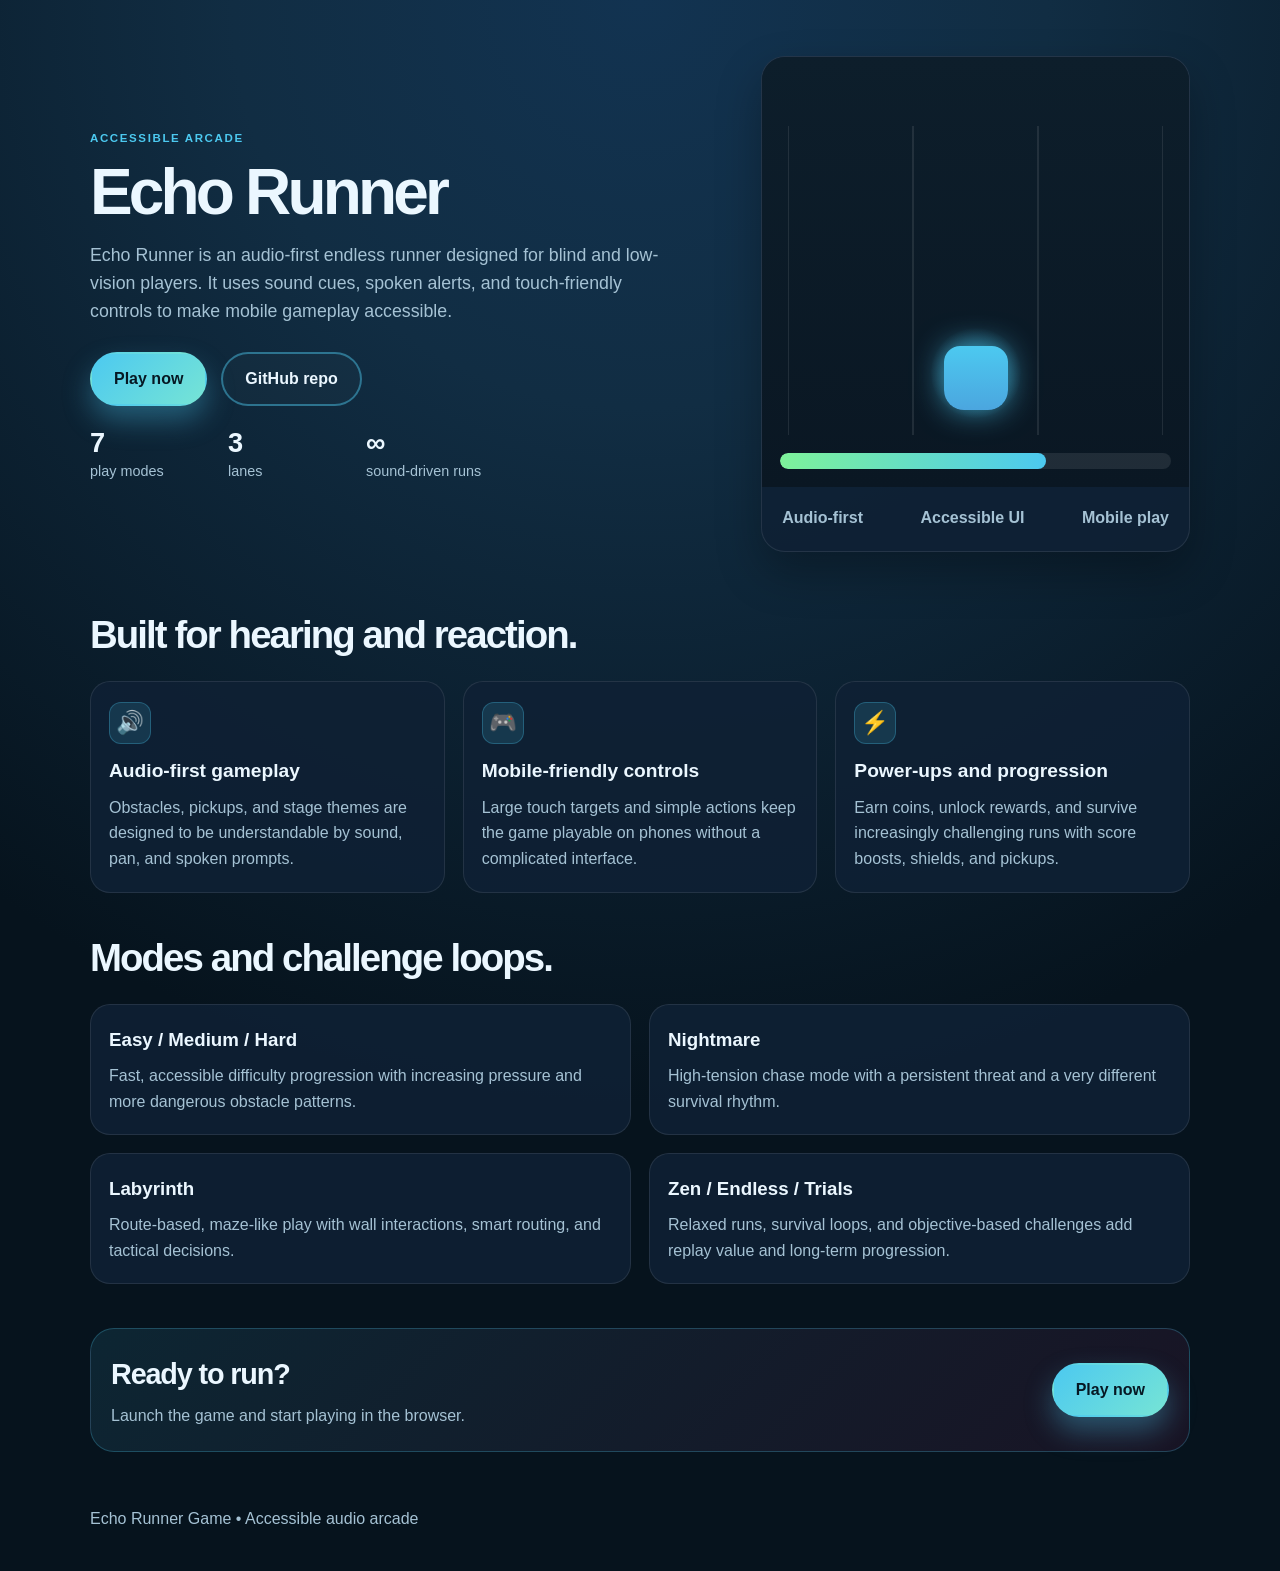
<file: index.html>
<!DOCTYPE html>
<html lang="en">
  <head>
    <meta charset="UTF-8" />
    <meta name="viewport" content="width=device-width, initial-scale=1.0" />
    <meta
      name="description"
      content="Echo Runner — an accessible audio-first endless runner built for blind and low-vision players."
    />
    <title>Echo Runner</title>
    <style>
      :root {
        --bg: #06131d;
        --bg-2: #112d43;
        --surface: rgba(15, 33, 53, 0.9);
        --line: rgba(255, 255, 255, 0.09);
        --accent: #4cc9f0;
        --accent-2: #76e4d5;
        --accent-3: #7ef29a;
        --text: #ebf7ff;
        --muted: #a5c2d4;
        --shadow: rgba(0, 0, 0, 0.28);
      }

      * { box-sizing: border-box; }
      html { scroll-behavior: smooth; }
      body {
        margin: 0;
        min-height: 100vh;
        background: radial-gradient(circle at top, #123351 0%, var(--bg-2) 24%, var(--bg) 65%);
        color: var(--text);
        font-family: Arial, Helvetica, sans-serif;
        line-height: 1.6;
      }

      a { text-decoration: none; color: inherit; }
      .container {
        width: min(1100px, calc(100vw - 28px));
        margin: 0 auto;
      }

      .hero {
        padding: 56px 0 26px;
      }

      .hero-grid {
        display: grid;
        grid-template-columns: 1.2fr 0.8fr;
        gap: 28px;
        align-items: center;
      }

      .eyebrow {
        display: inline-block;
        margin-bottom: 14px;
        color: var(--accent);
        text-transform: uppercase;
        letter-spacing: 0.14em;
        font-weight: 700;
        font-size: 0.72rem;
      }

      h1 {
        margin: 0;
        font-size: clamp(2.8rem, 5vw, 5rem);
        line-height: 0.95;
        letter-spacing: -0.06em;
      }

      .lead {
        margin: 18px 0 0;
        max-width: 58ch;
        color: var(--muted);
        font-size: 1.11rem;
      }

      .actions {
        display: flex;
        flex-wrap: wrap;
        gap: 14px;
        margin-top: 26px;
      }

      .button {
        display: inline-flex;
        align-items: center;
        justify-content: center;
        min-height: 54px;
        padding: 0 22px;
        border-radius: 999px;
        font-weight: 700;
        border: 2px solid transparent;
        transition: transform 0.18s ease;
      }

      .button:hover { transform: translateY(-1px); }
      .button.primary {
        background: linear-gradient(135deg, var(--accent), var(--accent-2));
        color: #061823;
        box-shadow: 0 14px 28px rgba(76, 201, 240, 0.35);
      }
      .button.secondary {
        border-color: rgba(76, 201, 240, 0.45);
        background: rgba(255,255,255,0.02);
        color: var(--text);
      }

      .stats {
        display: flex;
        flex-wrap: wrap;
        gap: 18px;
        margin-top: 22px;
      }

      .stat {
        min-width: 120px;
      }

      .stat strong {
        display: block;
        font-size: 1.7rem;
        line-height: 1.1;
      }

      .stat span {
        color: var(--muted);
        font-size: 0.9rem;
      }

      .demo {
        background: rgba(15, 33, 53, 0.9);
        border: 1px solid var(--line);
        border-radius: 24px;
        box-shadow: 0 20px 45px var(--shadow);
        overflow: hidden;
      }

      .demo-screen {
        min-height: 430px;
        background: linear-gradient(180deg, #0d1e2b, #0a1723);
        position: relative;
        overflow: hidden;
      }

      .lanes {
        position: absolute;
        inset: 16% 6% 12% 6%;
        display: grid;
        grid-template-columns: repeat(3, 1fr);
      }

      .lane {
        border-left: 1px solid rgba(255,255,255,0.09);
        border-right: 1px solid rgba(255,255,255,0.09);
      }

      .runner {
        position: absolute;
        left: 50%;
        bottom: 18%;
        width: 64px;
        height: 64px;
        transform: translateX(-50%);
        border-radius: 16px 16px 20px 20px;
        background: linear-gradient(180deg, var(--accent), #4ba6df);
        box-shadow: 0 0 30px rgba(76, 201, 240, 0.7);
      }

      .pulse {
        position: absolute;
        left: 50%;
        bottom: 16%;
        width: 90px;
        height: 90px;
        transform: translateX(-50%);
        border-radius: 50%;
        background: radial-gradient(circle, rgba(76,201,240,0.75) 0%, rgba(76,201,240,0.22) 42%, transparent 72%);
      }

      .progress {
        position: absolute;
        left: 18px;
        right: 18px;
        bottom: 18px;
        height: 16px;
        background: rgba(255,255,255,0.09);
        border-radius: 999px;
        overflow: hidden;
      }

      .progress > i {
        display: block;
        width: 68%;
        height: 100%;
        background: linear-gradient(90deg, var(--accent-3), var(--accent));
        border-radius: inherit;
      }

      .demo-meta {
        display: flex;
        justify-content: space-between;
        gap: 10px;
        flex-wrap: wrap;
        padding: 18px 20px 20px;
        color: var(--muted);
        font-weight: 600;
      }

      .section {
        padding: 26px 0 8px;
      }

      .section h2 {
        margin: 0 0 16px;
        font-size: clamp(2rem, 3vw, 3rem);
        letter-spacing: -0.05em;
      }

      .cards {
        display: grid;
        grid-template-columns: repeat(3, 1fr);
        gap: 18px;
      }

      .card {
        background: rgba(15, 33, 53, 0.9);
        border: 1px solid var(--line);
        border-radius: 20px;
        padding: 20px 18px;
      }

      .icon {
        width: 42px;
        height: 42px;
        display: grid;
        place-items: center;
        border-radius: 12px;
        background: rgba(76, 201, 240, 0.14);
        border: 1px solid rgba(76, 201, 240, 0.28);
        font-size: 1.4rem;
        margin-bottom: 12px;
      }

      .card h3 {
        margin: 0 0 8px;
        font-size: 1.2rem;
      }

      .card p {
        margin: 0;
        color: var(--muted);
      }

      .modes {
        display: grid;
        grid-template-columns: repeat(2, minmax(0, 1fr));
        gap: 18px;
      }

      .mode {
        background: rgba(15, 33, 53, 0.9);
        border: 1px solid var(--line);
        border-radius: 20px;
        padding: 20px 18px;
      }

      .mode h3 {
        margin: 0 0 8px;
      }

      .mode p {
        margin: 0;
        color: var(--muted);
      }

      .cta {
        padding: 36px 0 54px;
      }

      .cta-box {
        display: flex;
        justify-content: space-between;
        gap: 18px;
        align-items: center;
        flex-wrap: wrap;
        background: linear-gradient(135deg, rgba(76, 201, 240, 0.1), rgba(247, 37, 133, 0.08));
        border: 1px solid rgba(76, 201, 240, 0.25);
        border-radius: 24px;
        padding: 22px 20px;
      }

      .cta-box h3 {
        margin: 0 0 6px;
        font-size: clamp(1.8rem, 2vw, 2.5rem);
        letter-spacing: -0.04em;
      }

      .cta-box p {
        margin: 0;
        color: var(--muted);
      }

      footer {
        padding: 0 0 40px;
        color: var(--muted);
      }

      @media (max-width: 820px) {
        .hero-grid,
        .cards,
        .modes {
          grid-template-columns: 1fr;
        }
      }
    </style>
  </head>
  <body>
    <main class="container hero">
      <div class="hero-grid">
        <div>
          <div class="eyebrow">Accessible arcade</div>
          <h1>Echo Runner</h1>
          <p class="lead">
            Echo Runner is an audio-first endless runner designed for blind and low-vision players.
            It uses sound cues, spoken alerts, and touch-friendly controls to make mobile gameplay accessible.
          </p>

          <div class="actions">
            <a class="button primary" href="Echo%20Runner.html">Play now</a>
            <a class="button secondary" href="https://github.com/emilychia21/Echo-Runner-Game" target="_blank" rel="noopener noreferrer">GitHub repo</a>
          </div>

          <div class="stats" aria-label="Game statistics summary">
            <div class="stat">
              <strong>7</strong>
              <span>play modes</span>
            </div>
            <div class="stat">
              <strong>3</strong>
              <span>lanes</span>
            </div>
            <div class="stat">
              <strong>∞</strong>
              <span>sound-driven runs</span>
            </div>
          </div>
        </div>

        <div class="demo" aria-label="Echo Runner preview">
          <div class="demo-screen">
            <div class="lanes" aria-hidden="true">
              <div class="lane"></div>
              <div class="lane"></div>
              <div class="lane"></div>
            </div>
            <div class="pulse" aria-hidden="true"></div>
            <div class="runner" aria-hidden="true"></div>
            <div class="progress" aria-hidden="true"><i></i></div>
          </div>
          <div class="demo-meta">
            <span>Audio-first</span>
            <span>Accessible UI</span>
            <span>Mobile play</span>
          </div>
        </div>
      </div>
    </main>

    <section class="container section">
      <h2>Built for hearing and reaction.</h2>
      <div class="cards">
        <article class="card">
          <div class="icon">🔊</div>
          <h3>Audio-first gameplay</h3>
          <p>Obstacles, pickups, and stage themes are designed to be understandable by sound, pan, and spoken prompts.</p>
        </article>

        <article class="card">
          <div class="icon">🎮</div>
          <h3>Mobile-friendly controls</h3>
          <p>Large touch targets and simple actions keep the game playable on phones without a complicated interface.</p>
        </article>

        <article class="card">
          <div class="icon">⚡</div>
          <h3>Power-ups and progression</h3>
          <p>Earn coins, unlock rewards, and survive increasingly challenging runs with score boosts, shields, and pickups.</p>
        </article>
      </div>
    </section>

    <section class="container section">
      <h2>Modes and challenge loops.</h2>
      <div class="modes">
        <article class="mode">
          <h3>Easy / Medium / Hard</h3>
          <p>Fast, accessible difficulty progression with increasing pressure and more dangerous obstacle patterns.</p>
        </article>

        <article class="mode">
          <h3>Nightmare</h3>
          <p>High-tension chase mode with a persistent threat and a very different survival rhythm.</p>
        </article>

        <article class="mode">
          <h3>Labyrinth</h3>
          <p>Route-based, maze-like play with wall interactions, smart routing, and tactical decisions.</p>
        </article>

        <article class="mode">
          <h3>Zen / Endless / Trials</h3>
          <p>Relaxed runs, survival loops, and objective-based challenges add replay value and long-term progression.</p>
        </article>
      </div>
    </section>

    <section class="container cta">
      <div class="cta-box">
        <div>
          <h3>Ready to run?</h3>
          <p>Launch the game and start playing in the browser.</p>
        </div>
        <div class="actions" style="margin-top: 0;">
          <a class="button primary" href="Echo%20Runner.html">Play now</a>
        </div>
      </div>
    </section>

    <footer class="container">
      Echo Runner Game • Accessible audio arcade
    </footer>
  </body>
</html>
</file>
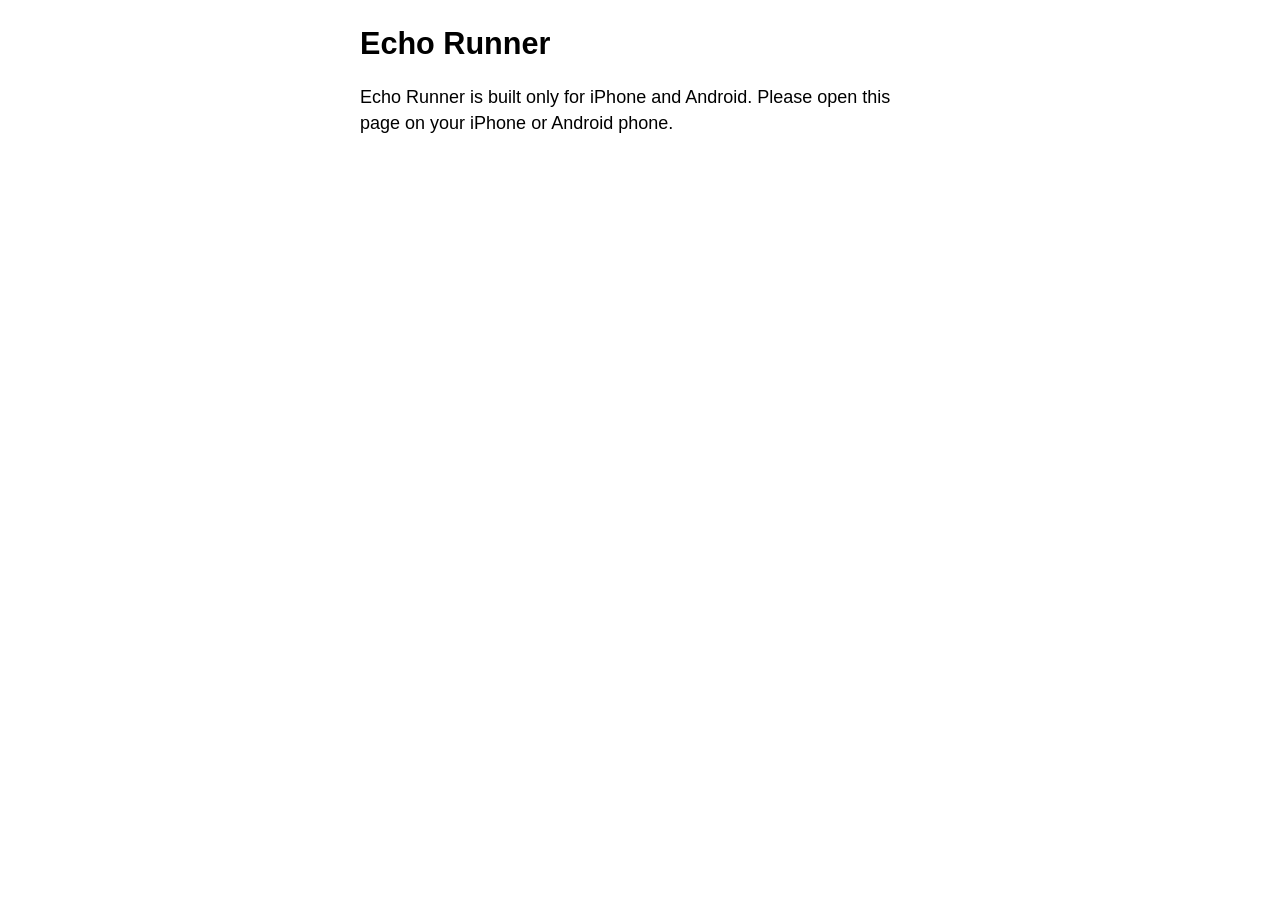
<file: Echo Runner.html>
<!DOCTYPE html><html lang="en"><head><meta charset="utf-8"><meta name="viewport" content="width=device-width,initial-scale=1,viewport-fit=cover"><title>Echo Runner</title><style>
:root{--bg:#000;--fg:#fff;--ac:#ffd400;box-sizing:border-box;padding-top:env(safe-area-inset-top,0px);padding-bottom:env(safe-area-inset-bottom,0px)}
@media(prefers-color-scheme:light){:root{--bg:#fff;--fg:#000;--ac:#0036b3}}
html,body{margin:0;background:var(--bg);color:var(--fg);font:18px/1.45 -apple-system,Helvetica,Arial,sans-serif}
body.lg{font-size:25px}
main{max-width:560px;margin:0 auto;padding:12px 16px 24px}
h1{font-size:1.7em;margin:.3em 0}h1:focus{outline:none}
button{display:block;width:100%;min-height:58px;margin:9px 0;padding:10px;font:inherit;font-weight:700;color:var(--fg);background:var(--bg);border:3px solid var(--ac);border-radius:14px}
button[aria-pressed=true]{background:var(--ac);color:var(--bg)}
button:focus-visible{outline:5px solid var(--fg);outline-offset:3px}
.g{display:grid;grid-template-columns:1fr 1fr;gap:8px}.g button{margin:0}
.p{display:grid;grid-template-columns:1fr 1fr 1fr 1fr;gap:8px}.p button{min-height:96px;margin:0}
canvas{width:100%;height:30vh;object-fit:contain;background:#000;border:3px solid var(--ac);border-radius:14px}
.sr{position:absolute;left:-9999px;width:1px;height:1px;overflow:hidden}
#hud{font-weight:700;margin:6px 0;white-space:nowrap;overflow:hidden;text-overflow:ellipsis}
.z{display:grid;grid-template-columns:1fr 1fr 1fr;grid-template-rows:1fr 1fr;gap:8px;height:58vh;max-height:calc(100dvh - 200px)}.z button{margin:0;min-height:0;height:100%;font-size:1.5em}.z button:nth-child(1){grid-area:1/1/3/2}.z button:nth-child(2){grid-area:1/2/2/3}.z button:nth-child(3){grid-area:1/3/3/4}.z button:nth-child(4){grid-area:2/2/3/3}
.z1 button{min-height:40vh;font-size:1.6em}
.aqb button{min-height:24vh}.rs button{min-height:18vh;font-size:1.4em}
.g3{display:grid;grid-template-columns:1fr 1fr;gap:8px;margin:8px 0}.g3 button{margin:0;min-height:64px;font-size:.9em}
.g2{display:grid;grid-template-columns:1fr 1fr 1.3fr;gap:8px;margin-top:8px}.g2 button{margin:0;min-height:64px}.g2b{grid-template-columns:1fr 2fr}
.cvw{font-size:1.4em;font-weight:700;min-height:1.6em;margin:6px 0}
#nm .tpf{background:#ff6b6b}
canvas.cs{height:20vh}
.tcard{margin:12px 0}.tcard button{margin-bottom:6px}.tcard .tpb{height:16px}
.tp{margin:8px 0;padding:8px 10px;border:3px solid var(--ac);border-radius:14px}.tpt{font-weight:700;font-size:1.1em;margin-bottom:6px}.tpb{height:20px;border:2px solid var(--fg);border-radius:10px;overflow:hidden}.tpf{height:100%;width:0;background:var(--ac);transition:width .25s}.tps{height:10px;margin-top:6px}.tps .tpf{background:var(--fg)}.tpl{font-size:.9em;margin-top:4px}.tp.low{border-color:#ff453a}.tp.low .tps .tpf{background:#ff453a}.pl .tp{flex:none;margin:0}
.pl{display:flex;flex-direction:column;gap:8px;height:calc(100vh - 56px);height:calc(100dvh - env(safe-area-inset-top,0px) - env(safe-area-inset-bottom,0px) - 56px)}.pl .g2{margin:0;flex:none;grid-template-columns:1fr 1fr 1.3fr}.pl .z{flex:1;height:auto;max-height:none;min-height:0}
button{-webkit-touch-callout:none;-webkit-user-select:none;user-select:none;-webkit-tap-highlight-color:transparent}body{overscroll-behavior:none}
button,html,body{touch-action:manipulation}
#aq,#uni{display:block;width:100%;box-sizing:border-box;min-height:58px;padding:10px;font:inherit;color:var(--fg);background:var(--bg);border:3px solid var(--ac);border-radius:14px}
textarea{display:block;width:100%;box-sizing:border-box;min-height:120px;padding:10px;font:inherit;color:var(--fg);background:var(--bg);border:3px solid var(--ac);border-radius:14px}

</style></head><body>
<div id="live" class="sr" aria-live="assertive"></div><div id="live2" class="sr" aria-live="polite"></div>
<main id="app"></main>
<script>
var $=function(i){return document.getElementById(i)};
var K='echoRunner1',D=['easy','medium','hard','nightmare','labyrinth','zen','endless'],G=null,tm=null,cur='',OV={},SP=0,LR='',RUN=0,OVT=0,PD=0,CG=0,LK='',LT=0,TD=null,PGT=0;
var S={coins:0,xp:0,best:0,diff:'medium',coach:1,voice:0,rate:1,vol:3,vib:1,lg:0,ev:-2,spin:'',stock:{},m:{},tk:0,cl:0,wk:0,pl:0};
var DF={easy:{ms:820,lv:5,ev:3,aw:4,dn:.5},medium:{ms:640,lv:4,ev:2,aw:4,dn:.7},hard:{ms:480,lv:3,ev:2,aw:4,dn:.9},zen:{ms:780,lv:99,ev:3,aw:4,dn:.4},endless:{ms:700,lv:3,ev:3,aw:4,dn:.4},nightmare:{ms:560,lv:1,ev:2,aw:4,dn:.8},labyrinth:{ms:760,lv:1,ev:3,aw:5,dn:.8}};
var TH=[{n:'Neon City',s:'Electric hum and bright chimes.',w:'sawtooth',f:110,c:400,l:.5},{n:'Sunset Harbor',s:'Rolling waves and distant bells.',w:'sine',f:196,c:600,l:.25},{n:'Snowy Station',s:'Soft whistling wind.',w:'triangle',f:330,c:900,l:.15},{n:'Midnight Metro',s:'Deep echoing drone.',w:'square',f:55,c:200,l:.8}];
var EV=[{n:'Halloween Night',s:'Spooky organ drones. Coins are worth double and Ghost Trains are common.',w:'sawtooth',f:73,c:350,l:.4,cm:2,b:'ghost'},{n:'Winter Wonderland',s:'Icy wind and sleigh bells. Bubble Gum Shields are common.',w:'triangle',f:440,c:1200,l:.2,cm:1,b:'bubble'},{n:'Summer Beach Party',s:'Steel drums and waves. Bouncy Shoes are common.',w:'sine',f:262,c:800,l:.6,cm:1,b:'bouncy'},{n:'Lunar Festival',s:'Gongs and flutes. Score Boosters are common.',w:'sine',f:147,c:500,l:.3,cm:1,b:'boost'},{n:'Treasure Hunt',s:'Pirate drone. Mystery Boxes are common.',w:'square',f:98,c:300,l:.35,cm:1,b:'mystery'},{n:'City Event',s:'A world tour. Every stage is a new city with its own music.',w:'sine',f:130,c:700,l:.3,cm:1,b:'jet'},{n:'Spring Bloom Festival',s:'Birdsong and soft wind chimes. Purple Herbs are common.',w:'triangle',f:392,c:1100,l:.5,cm:1,b:'herb'},{n:'Fireworks Night',s:'Distant booms and crackling sparks. Dash power-ups are common.',w:'sawtooth',f:55,c:600,l:1.3,cm:1,b:'rush'},{n:'Harvest Fair',s:'Warm fiddle drones and busy market chatter. Coin Magnets are common.',w:'triangle',f:196,c:800,l:.35,cm:1,b:'magnet'}];
var CT=[['New York','Taxi horns and a walking jazz bass.','sawtooth',82,300,.6,110,[0,3,5,7,10,7,5,3]],['Los Angeles','Ocean breeze and a sunny surf groove.','sine',196,700,.3,165,[0,4,7,9,12,9,7,4]],['San Francisco','Foghorns and cable car bells.','triangle',123,500,.2,147,[0,7,12,7,5,7,0,99]],['Phoenix','Dry desert wind and a slow guitar.','triangle',98,400,.15,98,[0,5,7,5,0,99,3,5]],['Las Vegas','Slot machine chimes and flashing lights.','square',262,900,.9,220,[0,12,7,12,4,12,7,12]],['Chicago','Lakeside wind and a blues bass.','sawtooth',73,250,.4,98,[0,3,5,6,7,10,7,5]],['Miami','Beach waves and a Latin beat.','sine',220,800,.5,196,[0,4,7,4,9,7,4,2]],['Mexico City','Mariachi trumpets and busy plazas.','square',165,600,.5,185,[0,4,7,12,7,4,7,99]],['Rio de Janeiro','Samba drums and a carnival groove.','square',196,700,1,175,[0,2,4,7,4,2,0,99]],['London','Clock tower chimes and soft rain.','sine',130,500,.2,262,[7,4,0,99,0,4,7,12]],['Paris','Accordion waltz and cafe chatter.','triangle',175,600,.35,208,[0,4,7,99,0,4,9,99]],['Berlin','Pulsing techno and train rumble.','sawtooth',55,200,1.2,110,[0,0,12,0,0,7,0,12]],['Istanbul','Bazaar bustle and a rolling lute.','triangle',147,550,.45,156,[0,1,4,5,7,5,4,1]],['Cairo','Desert drums and a reed flute.','sine',110,450,.25,175,[0,1,4,5,7,8,7,4]],['Mumbai','Street drums and a sitar.','triangle',139,650,.7,147,[0,2,3,7,8,7,3,2]],['Bangkok','Tuk-tuk engines and bright temple bells.','triangle',185,900,.8,233,[0,2,4,7,9,7,4,2]],['Beijing','Gongs and a bamboo flute.','sine',156,600,.2,196,[0,2,4,7,9,12,9,7]],['Tokyo','Neon arcade beeps and a bullet train whoosh.','square',196,1000,1.1,262,[0,7,12,7,0,5,12,5]],['Sydney','Harbour gulls and a didgeridoo drone.','sawtooth',65,220,.3,110,[0,0,7,0,5,0,7,99]],['Cape Town','Ocean waves and bright marimba.','sine',208,700,.4,220,[0,4,7,9,7,4,2,0]],['Dubai','Desert wind and shimmering skyscraper synths.','triangle',233,1100,.6,247,[0,5,7,12,7,5,0,99]],['Reykjavik','Icy wind and glassy northern lights.','sine',294,1400,.1,294,[0,7,12,14,12,7,99,99]]],CITIES=[],ci;
for(ci=0;ci<CT.length;ci++){CITIES.push({n:CT[ci][0],s:CT[ci][1],w:CT[ci][2],f:CT[ci][3],c:CT[ci][4],l:CT[ci][5],b:CT[ci][6],m:CT[ci][7]});}
function cityList(){var a=[],i;for(i=0;i<CITIES.length;i++)a.push(CITIES[i].n);return a.join(', ');} 
var NM=[{n:'Abandoned Carnival',s:'A broken music box, creaking rides and distant laughter.',w:'sine',f:98,c:500,l:.3,b:392,m:[0,3,6,3,0,99,-1,99]},{n:'Hall of Mirrors',s:'Glassy whines and echoing footsteps.',w:'triangle',f:233,c:1500,l:1.1,b:440,m:[0,1,6,99,0,6,1,99]},{n:'Sewer Tunnels',s:'Dripping water and a deep, hollow drone.',w:'sawtooth',f:49,c:180,l:.2,b:330,m:[0,99,3,99,-2,99,0,99]}];
var LBT=[{n:'Hedge Maze',s:'Rustling hedges and a distant music box.',w:'sine',f:110,c:450,l:.35,b:370,m:[0,2,5,2,0,99,-2,99]},{n:'Catacombs',s:'Dripping stone and hollow echoes.',w:'triangle',f:73,c:300,l:.25,b:262,m:[0,99,1,99,0,99,-1,99]},{n:'Mirror Halls',s:'A glassy hum and echoing footsteps.',w:'triangle',f:262,c:1400,l:1,b:494,m:[0,6,1,6,0,99,6,99]}];
function ML(k){return k==='labyrinth'?'The Labyrinth of Dread':k.charAt(0).toUpperCase()+k.slice(1);}
function ch(){return S.diff==='nightmare'||S.diff==='labyrinth';}
function thFor(st){if(S.diff==='labyrinth')return LBT[st%3];if(S.diff==='nightmare')return NM[st%3];if(S.ev===5)return CITIES[(G.c0+st)%CITIES.length];return(S.ev>=0&&st%2===1)?EV[S.ev]:TH[st%4];}
function music(){var g=G,t=g.th,n;if(!t||!t.m||g.pause)return;n=t.m[g.t%t.m.length];if(n<90)tone(t.b*Math.pow(2,n/12),.25,'triangle',.06,0);}
var PW={bouncy:{n:'Bouncy Shoes',d:12,s:'Bounce over trains and low barriers on your own. Still roll under high bars.'},ghost:{n:'Ghost Train',d:10,s:'Phase straight through every obstacle.'},bubble:{n:'Bubble Gum Shield',d:20,s:'Absorbs your next crash.'},magnet:{n:'Coin Magnet',d:12,s:'Pulls in coins from every lane.'},boost:{n:'Score Booster',d:14,s:'Double score.'},jet:{n:'Jetpack',d:8,s:'Fly over everything and grab every coin.'},board:{n:'Hoverboard',d:40,s:'Absorbs your next crash and lasts longer.'},battery:{n:'Battery',d:0,s:'Charges your hoverboard with 20 more steps and one more hit. With no hoverboard, it is saved to charge the next one.'},herb:{n:'Purple Herb',d:0,s:'Heals one life, up to your starting lives. If your lives are already full, it gives 10 coins instead.'},decoy:{n:'Audio Decoy',d:10,s:'Plants a false sound in a lane next to you. Hazards in your lane are drawn over to the decoy lane. Stay out of the decoy lane until it ends.'},rush:{n:'Dash',d:8,s:'Burst forward for a few steps at triple score, passing through every obstacle and collecting coins from all lanes.'},stomp:{n:'Stomp Attack',d:12,s:'Press Jump to slam the ground and smash every train and barrier close to you, earning 3 coins each. You get 3 stomps.'},dash:{n:'Speed Pad',d:6,s:'Dash forward at triple score and pass through every obstacle for a few steps.'},balloon:{n:'Whispering Balloon',d:12,s:'Nightmare Mode only. A balloon that whispers coins toward you from every lane.'},fear:{n:'Fear Meter',d:14,s:'Nightmare Mode only. Your score multiplier grows as Mister Grin gets closer, from times two up to times five.'},panic:{n:'Panic Sprint',d:6,s:'Nightmare Mode only. Sprint through every obstacle at triple score while you pull away from Mister Grin.'},spot:{n:'Spotlight Flash',d:0,s:'Nightmare Mode only, and rare. A blinding flash throws Mister Grin back five steps and stops him for a few steps.'},boat:{n:'Toy Boat Shield',d:30,s:'Nightmare Mode only, and rare. Blocks your next stumble, and saves you once if Mister Grin catches you.'},slide:{n:'Shadow Slide',d:6,s:'Nightmare Mode only, and rare. Slide through the shadows: nothing can hurt you and Mister Grin loses track of you.'},compass:{n:'Phantom Compass',d:18,s:'Labyrinth of Dread only. Highlights the best route: a chime rings from the lane you should take, and the voice says Left or Right.'},flare:{n:'Decoy Flare',d:0,s:'Labyrinth of Dread only. A flare lures Mister Grin away: he is thrown back two steps and stops to stare at it for a few steps.'},phase:{n:'Wall Phase',d:30,s:'Labyrinth of Dread only. Lets you pass through the next wall you hit. It is used up on one wall.'},adren:{n:'Adrenaline Burst',d:8,s:'Labyrinth of Dread only. Run much faster at double score, but your handling suffers: lane changes are slower and Jump and Roll presses count for less.'},mystery:{n:'Mystery Box',d:0,s:'A surprise pile of coins.'}};
var MS=[{k:'coins',t:'Collect coins',b:60,x:40},{k:'steps',t:'Run steps',b:150,x:50},{k:'dodge',t:'Dodge obstacles',b:20,x:40},{k:'pw',t:'Use power-ups',b:4,x:60},{k:'jumps',t:'Jump',b:15,x:30},{k:'runs',t:'Finish runs',b:3,x:50}];
var WH=[{n:'25 coins',c:25},{n:'50 coins',c:50},{n:'100 coins',c:100},{n:'Bouncy Shoes for your next run',p:'bouncy'},{n:'Ghost Train for your next run',p:'ghost'},{n:'Bubble Gum Shield for your next run',p:'bubble'},{n:'200 coins',c:200},{n:'100 experience',x:100}];
function load(){try{var j=JSON.parse(localStorage.getItem(K)||'{}');for(var k in j){S[k]=j[k];}}catch(e){}
if(S.ev===-2){var mo=new Date().getMonth();S.ev=mo===9?0:(mo>10||mo<1)?1:(mo>4&&mo<8)?2:(mo<3)?3:4;}
var wk=Math.floor(Date.now()/604800000);if(S.wk!==wk){S.wk=wk;S.tk=0;S.cl=0;S.ev=wk%EV.length;}}
var SVF=1,PDB=null,PUID=null,PLOAD=0,PBUSY=0,PLAST='',PT0=0;
function save(){S.ts=Date.now();try{localStorage.setItem(K,JSON.stringify(S,function(k,v){return(k==='diff'&&v==='trial')?(TRPD||'medium'):v;}));SVF=1;}catch(e){SVF=0;}pcloud();}
function pjson(){return JSON.stringify(S,function(k,v){return k==='ts'?undefined:(k==='diff'&&v==='trial')?(TRPD||'medium'):v;});}
function pconn(){if(PDB)return Promise.resolve(PDB);if(!(window.claude&&claude.use))return Promise.resolve(false);
return Promise.all([claude.use('db'),claude.use('user')]).then(function(r){if(!r[0]||!r[1])return false;return r[1].id().then(function(id){if(!id)return false;PUID=id;PDB=r[0];return PDB;});}).catch(function(){return false;});}
function pload(){pconn().then(function(d){if(!d){PLOAD=1;return;}
return d.doc('data/users/'+PUID+'/progress').get().then(function(sn){PLOAD=1;if(!sn.exists)return;var x=sn.data()||{},c,k;try{c=JSON.parse(x.s);}catch(e){return;}
var cx=+c.xp||0,lx=+S.xp||0;if(cx>lx||(cx===lx&&(+x.ts||0)>(+S.ts||0))){for(k in c)S[k]=c[k];S.ts=+x.ts||Date.now();cleanStock();var wk=Math.floor(Date.now()/604800000);if(S.wk!==wk){S.wk=wk;S.tk=0;S.cl=0;S.ev=wk%EV.length;}try{localStorage.setItem(K,JSON.stringify(S));}catch(e){}PLAST=pjson();if(cur==='home'||cur==='settings')show(cur);}});}).catch(function(){PLOAD=1;});}
function pcloud(force){if(!PLOAD||PBUSY||!PDB)return;var now=Date.now();if(!force&&now-PT0<10000)return;var j=pjson();if(j===PLAST)return;PBUSY=1;PT0=now;PDB.doc('data/users/'+PUID+'/progress').set({s:j,ts:S.ts||now}).then(function(){PLAST=j;PBUSY=0;}).catch(function(){PBUSY=0;});}
function lvl(){return Math.floor(Math.sqrt(S.xp/40))+1}
var RT=[{n:10,t:'50 coins',c:50},{n:25,t:'Ghost Train for your next run',p:'ghost'},{n:50,t:'150 coins',c:150},{n:100,t:'Hoverboard for your next run and 300 coins',p:'board',c:300}];
function dl(){return 7-Math.floor((Date.now()/86400000)%7);}
function tok(){S.tk++;while(RT[S.cl]&&S.tk>=RT[S.cl].n){var r=RT[S.cl++];if(r.c)S.coins+=r.c;if(r.p)S.stock[r.p]=(S.stock[r.p]||0)+1;say('Event reward unlocked: '+r.t+'.',0);}save();}
var AC=null,master=null,amb=null;
function initAudio(){if(AC){if(AC.state==='suspended')AC.resume();return;}try{var C=window.AudioContext||window.webkitAudioContext;AC=new C();master=AC.createGain();master.gain.value=S.vol*.25;master.connect(AC.destination);}catch(e){}}
function tone(f,d,t,v,p,w){if(!AC)return;try{if(AC.state!=='running'&&AC.resume){var rp=AC.resume();if(rp&&rp.catch)rp.catch(function(){})}var o=AC.createOscillator(),g=AC.createGain(),n=AC.currentTime+(w||0);o.type=t||'sine';o.frequency.setValueAtTime(f,n);g.gain.setValueAtTime(.0001,n);g.gain.exponentialRampToValueAtTime(v||.3,n+.01);g.gain.exponentialRampToValueAtTime(.0001,n+d);o.connect(g);if(AC.createStereoPanner){var s=AC.createStereoPanner();s.pan.value=p||0;g.connect(s);s.connect(master);}else{g.connect(master);}o.start(n);o.stop(n+d+.05);}catch(e){}}
function stopAmb(){if(amb){try{amb[0].stop();amb[1].stop();}catch(e){}amb=null;}}
function ambient(t){stopAmb();if(!AC)return;try{var o=AC.createOscillator(),g=AC.createGain(),f=AC.createBiquadFilter(),l=AC.createOscillator(),lg=AC.createGain();o.type=t.w;o.frequency.value=t.f;f.type='lowpass';f.frequency.value=t.c;g.gain.value=.05;l.frequency.value=t.l;lg.gain.value=.03;l.connect(lg);lg.connect(g.gain);o.connect(f);f.connect(g);g.connect(master);o.start();l.start();amb=[o,l];}catch(e){}}
var SB=0,VC=null,CW={Jump:1,Roll:1,Left:1,Right:1,Bounce:1,Speed:1,Stomp:1,'Ambush left':1,'Ambush middle':1,'Ambush right':1,'Switch lanes':1};
function pickVoice(){try{var v=speechSynthesis.getVoices(),i;for(i=0;i<v.length;i++){if(v[i].lang&&v[i].lang.indexOf('en')===0){VC=v[i];if(v[i].default)break;}}}catch(e){}}
function say(t,u){var l=$(u?'live':'live2');l.textContent='';setTimeout(function(){l.textContent=t;},30);if(S.voice&&window.speechSynthesis&&!(cur==='play'&&G&&!G.over&&!G.pause&&!CW[t]&&(S.ann===0||(!(u>1)&&t.indexOf('Theme')!==0)))){try{var ss=speechSynthesis;if(!VC)pickVoice();if(u&&(ss.speaking||ss.pending)&&!(u===1&&Date.now()<SB))ss.cancel();var m=new SpeechSynthesisUtterance(t);m.rate=CW[t]?Math.max(S.rate,1.3):S.rate;m.pitch=(u===4?.7:(CW[t]?1.2:1))*PL[S.pl||0].pit;m.lang='en-US';if(VC)m.voice=VC;window.lastU=m;ss.speak(m);if(u===3)SB=Date.now()+1000;}catch(e){}}}
function mis(k,n){if(G&&G.tr){if(G.tr.k===k)G.tg+=n;return;}if(G&&ch()&&!G.over&&(k==='dodge'||k==='coins'))G.gap=Math.min(9,G.gap+(S.diff==='labyrinth'?.25:.15)*n);var m=S.m[k]||(S.m[k]={p:0,t:0}),d,i;for(i=0;i<MS.length;i++){if(MS[i].k===k)d=MS[i];}
m.p+=n;var tg=d.b*(m.t+1);if(m.p>=tg){m.p-=tg;m.t++;var r=25*m.t;S.coins+=r;S.xp+=d.x;say('Mission complete: '+d.t+', '+tg+'. You earn '+r+' coins and '+d.x+' experience.',0);tone(660,.15,'sine',.3,0);tone(990,.3,'sine',.3,0,.15);}}
function gain(n){var v=G.tr?n:Math.round(n*((S.ev>=0&&!ch())?EV[S.ev].cm:1)*(S.diff==='nightmare'?2:1));G.co+=v;if(!G.tr)S.coins+=v;mis('coins',v);}
var TRPD='',TRI=-1,TO={};
var TR=[{id:'coin',n:'Coin Dash',s:'Collect 15 coins in 40 steps.',k:'coins',goal:15,lim:40,rich:'coin',df:{ms:620,lv:3,ev:3,aw:4,dn:.3}},{id:'clean',n:'Clean Run',s:'Get past 14 obstacles in 55 steps without a single crash.',k:'dodge',goal:14,lim:55,df:{ms:600,lv:1,ev:2,aw:4,dn:.85}},{id:'power',n:'Power Rush',s:'Grab 3 power-ups in 60 steps.',k:'pw',goal:3,lim:60,rich:'pow',df:{ms:640,lv:3,ev:3,aw:4,dn:.5}},{id:'bounce',n:'Bounce Rally',s:'Bounce over 4 bouncy trains in 55 steps.',k:'bounce',goal:4,lim:55,rich:'bt',df:{ms:640,lv:3,ev:3,aw:4,dn:.4}},{id:'smash',n:'Smash Course',s:'Stomp 6 obstacles in 50 steps. You start with a Stomp Attack.',k:'smash',goal:6,lim:50,pw:{stomp:50},sw:6,df:{ms:640,lv:3,ev:2,aw:4,dn:.9}}];
function nmLaugh(v,p){tone(520,.1,'square',v,p);tone(440,.1,'square',v,p,.13);tone(520,.1,'square',v,p,.26);tone(400,.25,'sawtooth',v,p,.4);}
function nmWall(v,p){tone(180,.2,'sawtooth',v*.5,p);tone(150,.25,'square',v*.4,p,.1);tone(900,.05,'square',v*.3,p,.2);}
function nmFoot(v){tone(70,.1,'square',v,0);tone(60,.1,'square',v*.7,0,.12);}
function nmScrape(v,p){tone(2200,.18,'sawtooth',v*.4,p);tone(2600,.12,'triangle',v*.3,p,.06);}
function nmBeat(v){tone(55,.1,'sine',v,0);tone(50,.1,'sine',v*.8,0,.14);}
function nmBar(){if(!ch()||!G||G.tr)return '';return '<div id="nm" class="tp" role="progressbar" aria-label="Distance from Mister Grin" aria-valuemin="0" aria-valuemax="9" aria-valuenow="7"><div id="nmt" class="tpt"></div><div class="tpb"><div id="nmf" class="tpf"></div></div></div>'}
function nmDraw(){var e=$('nm'),g=G;if(!e||!g||!ch())return;var v=Math.max(0,Math.min(9,g.gap)),n=Math.round(v);$('nmt').textContent='Mister Grin is '+n+(n===1?' step':' steps')+' behind';$('nmf').style.width=Math.round(100*v/9)+'%';e.setAttribute('aria-valuenow',n);e.setAttribute('aria-valuetext','Mister Grin is '+n+' steps behind');e.className=v<=3?'tp low':'tp';}
function nmArt(x,g){var r=12+Math.max(0,9-g.gap)*3.2,cx=150+(g.ln-1)*80,cy=300-r*.6,k;x.save();x.fillStyle='rgba(120,0,0,'+Math.min(.35,(9-g.gap)*.04)+')';x.fillRect(0,0,300,300);
x.fillStyle='#2e7d32';x.beginPath();x.arc(cx-r*.9,cy-r*.8,r*.45,0,6.3);x.arc(cx+r*.9,cy-r*.8,r*.45,0,6.3);x.fill();
x.fillStyle='#f2f2f2';x.beginPath();x.arc(cx,cy,r,0,6.3);x.fill();
x.fillStyle='#c62828';x.beginPath();x.arc(cx,cy+r*.05,r*.22,0,6.3);x.fill();
x.fillStyle='#111';x.beginPath();x.arc(cx-r*.38,cy-r*.3,r*.12,0,6.3);x.arc(cx+r*.38,cy-r*.3,r*.12,0,6.3);x.fill();
x.strokeStyle='#c62828';x.lineWidth=Math.max(2,r*.12);x.beginPath();x.moveTo(cx-r*.6,cy+r*.35);for(k=0;k<6;k++)x.lineTo(cx-r*.6+k*r*.24,cy+r*(k%2?.55:.4));x.stroke();
x.strokeStyle='#cfd8dc';x.lineWidth=Math.max(3,r*.14);x.beginPath();x.moveTo(cx+r*1.1,cy+r*.5);x.lineTo(cx+r*1.7,cy-r*1.1);x.stroke();
x.strokeStyle='#5d4037';x.lineWidth=Math.max(3,r*.16);x.beginPath();x.moveTo(cx+r*1.1,cy+r*.5);x.lineTo(cx+r*.95,cy+r*.9);x.stroke();x.restore();}
function nmStep(g){var L=Math.floor(g.t/20),lv,v,q=g.stun>0||g.pw.slide>0;if(g.stun>0)g.stun--;else if(g.pw.slide>0)g.gap=Math.min(9,g.gap+.5);else g.gap-=(S.diff==='labyrinth'?.18+L*.02:.3+L*.03);if(g.pw.panic>0)g.gap=Math.min(9,g.gap+1);if(g.pw.adren>0)g.gap=Math.min(9,g.gap+.6);if(g.gap>9)g.gap=9;
if(g.gap<=0){if(g.pw.boat>0){g.pw.boat=0;g.gap=4;g.nw=0;say('The Toy Boat Shield saves you! He is thrown back.',3);}else{g.gap=0;over();return;}}
v=Math.min(.5,.1+(9-g.gap)*.04);if(q)v=0;if(v&&g.gap<=6)nmFoot(v);if(g.gap<=5&&g.t%3===0)nmScrape(v,Math.random()<.5?-.5:.5);if(g.gap<=4&&g.t%5===0)nmLaugh(v,0);if(g.gap<=2.5)nmBeat(Math.min(.6,v+.1));
lv=g.gap<=1.5?3:g.gap<=3?2:g.gap<=5?1:0;if(lv>g.nw){g.nw=lv;say(['','He is getting closer.','He is close!','He is right behind you!'][lv],3);}else g.nw=lv;}
function trp(k,n){if(G&&G.tr&&G.tr.k===k)G.tg+=n;}
function trBar(){var g=G;if(!g||!g.tr)return '';return '<div id="tp" class="tp" role="progressbar" aria-label="Trial progress" aria-valuemin="0" aria-valuemax="'+g.tr.goal+'" aria-valuenow="0"><div id="tpt" class="tpt"></div><div class="tpb"><div id="tpf" class="tpf"></div></div><div class="tpb tps"><div id="tps" class="tpf"></div></div><div id="tpl" class="tpl"></div></div>'}
function trDraw(){var e=$('tp'),g=G;if(!e||!g||!g.tr)return;var t=g.tr,v=Math.min(g.tg,t.goal),pc=Math.round(100*v/t.goal),left=Math.max(0,t.lim-g.t),tl=Math.round(100*left/t.lim);$('tpt').textContent=t.n+': '+v+' of '+t.goal;$('tpf').style.width=pc+'%';$('tps').style.width=tl+'%';$('tpl').textContent=left+' steps left';e.setAttribute('aria-valuenow',v);e.setAttribute('aria-valuetext',t.n+': '+v+' of '+t.goal+', '+left+' steps left');e.className=(tl<25&&pc<100)?'tp low':'tp';}
function trRes(){var v=Math.min(TO.tg,TO.goal);return '<div class="tp" role="progressbar" aria-label="Trial progress" aria-valuemin="0" aria-valuemax="'+TO.goal+'" aria-valuenow="'+v+'"><div class="tpt">'+v+' of '+TO.goal+'</div><div class="tpb"><div id="trf" class="tpf"></div></div></div>'}
function trStarTxt(n){var o='',k;for(k=0;k<3;k++)o+=k<n?'★':'☆';return o;}
function trFill(){var e=document.querySelectorAll('.tfill'),i;for(i=0;i<e.length;i++)e[i].style.width=e[i].getAttribute('data-w')+'%';}
function trStars(){var i,n=0;for(i=0;i<TR.length;i++)n+=(S.tr&&S.tr[TR[i].id])||0;return n;}
function trRich(u){var t=G.tr.rich,l,f=[0,1,2].filter(function(x){return u.indexOf(x)<0}),ks=['bouncy','ghost','bubble','magnet','boost','jet','board','battery','stomp','herb','rush','decoy'];if(!f.length)return;l=f[Math.floor(Math.random()*f.length)];
if(t==='coin'){f.forEach(function(x){add('coin',x);});}else if(t==='pow'&&Math.random()<.5){add('pow',l,ks[Math.floor(Math.random()*ks.length)]);}else if(t==='bt'&&Math.random()<.7){add('bt',l);}}
function startTrial(i){var t=TR[i];if(S.diff!=='trial')TRPD=S.diff;t.i=i;DF.trial=t.df;S.diff='trial';begin(t);}
function tover(g,ok){if(g.over)return;g.over=1;clearTimeout(tm);stopAmb();var t=g.tr,st=0,ne=0,rc=0,old;S.trb=S.trb||{};if(g.tg>(S.trb[t.id]||0))S.trb[t.id]=Math.min(g.tg,t.goal);
if(ok){st=g.t<=t.lim*.6?3:g.t<=t.lim*.85?2:1;old=(S.tr&&S.tr[t.id])||0;if(st>old){ne=st-old;S.tr=S.tr||{};S.tr[t.id]=st;rc=ne*20;S.coins+=rc;S.xp+=ne*15;}}
S.diff=TRPD||'medium';save();pcloud(1);
if(ok){tone(523,.12,'triangle',.3,0);tone(659,.12,'triangle',.3,0,.12);tone(784,.12,'triangle',.3,0,.24);tone(1047,.3,'triangle',.3,0,.36);}else{tone(300,.25,'sawtooth',.3,0);tone(200,.4,'sawtooth',.3,0,.25);}
TO={n:t.n,ok:ok,st:st,ne:ne,rc:rc,tg:g.tg,goal:t.goal,i:t.i};OVT=Date.now()+1200;show('tover');var rf=$('trf');if(rf)rf.style.width=Math.min(100,Math.round(100*g.tg/t.goal))+'%';
say(ok?'Trial complete! '+st+(st>1?' stars. ':' star. ')+(ne?'You earn '+rc+' coins.':'No new stars this time.'):'Trial failed. You reached '+g.tg+' of '+t.goal+'.',1);}
var PL=[{n:'Nova',s:'Steady Hands. Your Jump and Roll presses count for one extra step.',pit:1},{n:'Kestrel',s:'Coin Hunter. Collects coins from the lanes next to you. Higher voice.',pit:1.25},{n:'Bruno',s:'Sturdy. Starts every run with a Bubble Gum Shield. Deeper voice.',pit:.8},{n:'Orion',s:'Stargazer. Power-ups you pick up last half again as long. Calm, lower voice.',pit:.9},{n:'Lyra',s:'Light Step. After a crash you are safe for three steps. Bright voice.',pit:1.12}];
var NMAP={magnet:'balloon',boost:'fear',rush:'panic'},NMKEYS=['balloon','fear','panic','spot','boat','slide'];
var LBKEYS=['compass','flare','phase','adren'];
function askOk(){return !ch();}
function pwOk(k){var n=NMKEYS.indexOf(k)>=0,l=LBKEYS.indexOf(k)>=0;if(S.diff==='nightmare')return n;if(S.diff==='labyrinth')return l;return !n&&!l;}
function nk(k){return(S.diff==='nightmare'&&NMAP[k])?NMAP[k]:k;}
function fearMult(){var g=G.gap;return g>=6?2:g>=4?3:g>=2?4:5;}
function cleanStock(){if(S.stock&&S.stock.pogo){S.coins=(S.coins||0)+70*S.stock.pogo;delete S.stock.pogo;}}
function pd(k){return Math.round(PW[k].d*((S.pl||0)===3?1.5:1));}
function plS(i){var f=[[523,659,784],[880,1109,1319,1760],[196,247,196,147],[330,392,494,659],[1047,1319,1568,2093]][i],g=[.11,.07,.18,.15,.05][i],k;for(k=0;k<f.length;k++)tone(f[k],.12,'triangle',.3,0,k*g);}
var SHOP=[{k:'bubble',p:50},{k:'magnet',p:50},{k:'boost',p:60},{k:'bouncy',p:60},{k:'ghost',p:80},{k:'board',p:100},{k:'battery',p:40},{k:'stomp',p:90},{k:'jet',p:120},{k:'life',p:150,n:'Extra Life',s:'Start your next run with one extra life. Not used in Zen.'}];
function startStock(){var k,a=[],r='',nb=0;for(k in (G.tr?{}:S.stock)){if(S.stock[k]>0&&PW[k]&&(S.diff==='nightmare'?NMAP[k]:S.diff!=='labyrinth')){S.stock[k]--;mis('pw',1);var q=nk(k);a.push(PW[q].n);if(q==='battery')nb++;else if(q==='board')boardOn();else{G.pw[q]=pd(q);if(q==='stomp')G.sw=3;}}}if(nb){if(G.pw.board>0){G.pw.board=Math.min(60,G.pw.board+20*nb);G.bh=Math.min(3,(G.bh||1)+nb);}else G.bat=(G.bat||0)+nb;}if(G.xl)a.push('an extra life');if(a.length){r=' Starting with '+a.join(' and ')+'.';tone(900,.08,'sine',.3,0);tone(1200,.08,'sine',.3,0,.08);tone(1800,.15,'sine',.3,0,.16);}if((S.pl||0)===2){if(S.diff==='labyrinth')G.pw.phase=Math.max(G.pw.phase||0,pd('phase'));else if(S.diff==='nightmare')G.pw.boat=Math.max(G.pw.boat||0,pd('boat'));else G.pw.bubble=Math.max(G.pw.bubble||0,PW.bubble.d);}if(S.diff==='nightmare')r+=' Nightmare. Mister Grin is chasing you. Keep your distance.';if(S.diff==='labyrinth')r+=' The Labyrinth of Dread. Mister Grin hunts you through the maze. Take the open lane at every wall.';if(G.tr){var ts=G.tr.pw||{},tk;for(tk in ts)G.pw[tk]=ts[tk];if(G.tr.sw)G.sw=G.tr.sw;r=' Trial: '+G.tr.n+'. '+G.tr.s+r;}r=' Playing as '+PL[S.pl||0].n+'.'+r;plS(S.pl||0);save();return r;}
function begin(tr){if(!tr&&S.diff==='trial')S.diff=TRPD||'medium';TRI=tr?tr.i:-1;var d=DF[S.diff],k,rid=++RUN,xl=(!tr&&S.diff!=='zen'&&!ch()&&S.xl>0)?1:0;if(xl)S.xl--;clearTimeout(tm);G={gap:(S.diff==='labyrinth'?9:7),nw:0,mz:{tl:1,df:-1,rows:0},tr:tr||null,tg:0,dist:0,xl:xl,c0:Math.floor(Math.random()*CITIES.length),ln:1,act:'',at:0,o:[],t:0,sc:(lvl()-1)*10,co:0,lv:d.lv+xl,ml:d.lv+xl,pw:{},st:0,pause:0,over:0};initAudio();show('play');
if(S.voice){tone(660,.1,'sine',.3,0);tone(880,.2,'sine',.3,0,.15);}else{say('Get ready. '+(S.ev>=0&&!ch()?EV[S.ev].n+' event. ':'')+'Three. Two. One. Go.',1);
tone(440,.2,'sine',.3,0);tone(440,.2,'sine',.3,0,.8);tone(440,.2,'sine',.3,0,1.6);tone(880,.4,'sine',.3,0,2.4);}
setTimeout(function(){if(!G||G.over||rid!==RUN)return;var st=startStock();var th=thFor(0);G.th=th;G.thn=th.n;ambient(th);say((S.voice?'Theme: '+th.n+'.':'Stage 1. Theme: '+th.n+'. '+th.s)+st,2);loop(rid);},S.voice?250:2800);}
function loop(r){r=r||RUN;if(r!==RUN||!G||G.over)return;var d=DF[S.diff],ms=(S.diff==='endless'?d.ms*Math.max(.5,1-G.t*.003):Math.max(d.ms*.6,d.ms-G.t*1.2))*((G.pw&&(G.pw.dash>0||G.pw.rush>0||G.pw.panic>0))?.75:1)*((G.pw&&G.pw.adren>0)?.7:1);tm=setTimeout(function(){if(r!==RUN)return;if(!G.pause){try{step();}catch(e){}}loop(r);},ms);}
function add(t,l,k){G.o.push({d:5,l:l,t:t,k:k});}
function dyn(){var d=DF[S.diff],L;if(S.diff!=='endless')return {dn:d.dn,ev:d.ev,two:.4};L=Math.floor(G.t/20);return {dn:Math.min(.85,d.dn+L*.04),ev:Math.max(2,d.ev-Math.floor(L/5)),two:Math.min(.6,.25+L*.03)};}
function lbTick(g,keep){var i,o,tgt=-1,md=99;if(g.mvcd>0)g.mvcd--;for(i=0;i<keep.length;i++){o=keep[i];if(o.de&&!o.hz&&o.l===g.ln&&o.d<=3){o.hz=1;g.hzf=3;g.gap=Math.max(.2,g.gap-.25);nmLaugh(.4,0);say('Switch lanes',1);}
if(o.tp!==undefined&&o.d>=1&&o.d<md){md=o.d;tgt=o.tp;}}
g.ct=-1;if(g.pw.compass>0&&tgt>=0){g.ct=tgt;tone(1320,.1,'sine',.35,(tgt-1)*.9);tone(1760,.08,'sine',.25,(tgt-1)*.9,.1);if(tgt!==g.ln&&g.t%2===0)say(tgt<g.ln?'Left':'Right',1);}}
function lbWall(l,t,de){add('train',l);var o=G.o[G.o.length-1];o.tp=t;if(de)o.de=1;}
function lbSpawn(){var g=G,m=g.mz,r=Math.random(),t,f,oth,x,pl,pk=['compass','flare','phase','adren'];m.rows++;
if(m.df>=0){for(x=0;x<3;x++){if(x!==m.tl)lbWall(x,m.tl,x===m.df);}m.df=-1;if(Math.random()<.5)add('coin',m.tl);}
else if(r<.4){t=Math.max(0,Math.min(2,m.tl+Math.floor(Math.random()*3)-1));m.tl=t;f=-1;if(Math.random()<.25){oth=[t-1,t+1].filter(function(q){return q>=0&&q<=2;});f=oth[Math.floor(Math.random()*oth.length)];m.df=f;}
for(x=0;x<3;x++){if(x!==t&&x!==f)lbWall(x,t,false);}if(Math.random()<.55)add('coin',t);}
else{t=m.tl;if(Math.random()<.08){x=Math.floor(Math.random()*3);add('amb',x);}else if(Math.random()<.12){add(Math.random()<.5?'low':'high',t);}if(Math.random()<.6){add('coin',t);}}
if(Math.random()<.14){pl=m.tl;if(!G.o.some(function(q){return q.d===5&&q.l===pl;}))add('pow',pl,pk[Math.floor(Math.random()*pk.length)]);}casQ('lb',null,m.tl);}
function spawn(){if(S.diff==='labyrinth'){lbSpawn();return;}var d=DF[S.diff],u=[],T=['low','high','train'],i,l,n,e=(S.ev>=0&&S.diff!=='nightmare')?EV[S.ev]:null;var y=dyn();if(Math.random()<y.dn){n=Math.random()<y.two?2:1;for(i=0;i<n;i++){l=Math.floor(Math.random()*3);if(u.indexOf(l)<0){u.push(l);var tt=T[Math.floor(Math.random()*3)];if(tt==='train'&&S.diff!=='nightmare'&&Math.random()<.4)tt='bt';add(tt,l);}}}
if(Math.random()<.12){l=Math.floor(Math.random()*3);if(u.indexOf(l)<0){u.push(l);var ks=S.diff==='nightmare'?['balloon','fear','panic']:['bouncy','ghost','bubble','magnet','boost','jet','board','battery','stomp','herb','rush','decoy','mystery'];if(e){ks.push(e.b,e.b);}add('pow',l,nk(ks[Math.floor(Math.random()*ks.length)]));}}
if(S.diff==='nightmare'&&Math.random()<(G.gap<3?.06:.02)){l=Math.floor(Math.random()*3);if(u.indexOf(l)<0){u.push(l);add('pow',l,['spot','boat','slide'][Math.floor(Math.random()*3)]);}}
if(S.diff==='nightmare')casQ('nm',u);
if(S.diff!=='nightmare'&&Math.random()<.08){l=Math.floor(Math.random()*3);if(u.indexOf(l)<0){u.push(l);add('sp',l);}}
if(e&&Math.random()<.25){l=Math.floor(Math.random()*3);if(u.indexOf(l)<0){u.push(l);add('tok',l);}}
for(l=0;l<3;l++){if(u.indexOf(l)<0&&Math.random()<.45){u.push(l);add('coin',l);}}if(G.tr&&G.tr.rich)trRich(u);}
function safe(o,ua){var p=G.pw;if(G.gr>0)return 1;if(p.jet>0||p.ghost>0||p.dash>0||p.rush>0||p.panic>0||p.slide>0)return 1;if(p.bouncy>0&&o.t!=='high')return 1;if(ua)return((o.t==='low'&&G.jt>0)||(o.t==='high'&&G.rt>0))?1:0;return 0;}
function boardOn(){var g=G;g.pw.board=pd('board');g.bh=1;if(g.bat>0){g.pw.board=Math.min(60,g.pw.board+20*g.bat);g.bh=Math.min(3,1+g.bat);g.bat=0;}}
function decoyOn(){var g=G,c=[],h=[0,0,0],i,o;if(g.ln>0)c.push(g.ln-1);if(g.ln<2)c.push(g.ln+1);for(i=0;i<g.o.length;i++){o=g.o[i];if(o.t==='train'||o.t==='low'||o.t==='high')h[o.l]++;}c.sort(function(a,b){return h[a]-h[b]||Math.random()-.5;});g.dl=c[0];g.pw.decoy=pd('decoy');return g.dl<g.ln?'left':'right';}
function usePw(k){k=nk(k);mis('pw',1);if(S.diff==='nightmare'&&G&&{panic:1,decoy:4,stomp:2}[k])G.gap=Math.min(9,G.gap+{panic:1,decoy:4,stomp:2}[k]);if(k==='mystery'){var n=10+Math.floor(Math.random()*30);gain(n);say('Mystery Box. '+n+' coins.',3);}else if(k==='battery'){if(G.pw.board>0){G.pw.board=Math.min(60,G.pw.board+20);G.bh=Math.min(3,(G.bh||1)+1);say('Battery! Hoverboard recharged.',3);}else{G.bat=(G.bat||0)+1;say('Battery saved. It will charge your next hoverboard.',3);}}else if(k==='herb'){if(S.diff!=='zen'&&G.lv<G.ml){G.lv++;say('Purple Herb! You are healed. '+G.lv+(G.lv>1?' lives':' life')+'.',3);}else{gain(10);say('Purple Herb! Lives are full, so here are 10 coins.',3);}}else if(k==='flare'){G.gap=Math.min(9,G.gap+2);G.stun=5;say(S.voice?'Decoy Flare. He stops to stare.':'Decoy Flare! He is drawn to the light and stops to stare.',3);}else if(k==='spot'){G.gap=Math.min(9,G.gap+5);G.stun=4;say(S.voice?'Spotlight Flash. He is blinded.':'Spotlight Flash! A blinding flash throws Mister Grin back and stops him for a few steps.',3);}else if(k==='decoy'){var sd=decoyOn();say(S.voice?'Audio Decoy. Decoy on your '+sd+'.':'Audio Decoy! A false sound plays in the '+sd+' lane and pulls hazards away from you. Stay out of that lane.',3);}else{if(k==='board')boardOn();else{G.pw[k]=pd(k);if(k==='stomp')G.sw=3;}say(S.voice?PW[k].n+(k==='stomp'?'. Press Jump to stomp.':'.'):PW[k].n+'! '+PW[k].s,3);}pwS(k,0,.4);}
function crash(){var g=G,p=g.pw;tone(70,.5,'sawtooth',.5,0);if(S.vib&&navigator.vibrate)navigator.vibrate(200);
if(p.bubble>0){p.bubble=0;say('Bubble gum shield popped. You are safe.',3);return;}
if(p.boat>0){p.boat=0;say('Toy Boat Shield blocked the hit.',3);return;}
if(p.board>0){g.bh=(g.bh||1)-1;if(g.bh<=0){p.board=0;say('Hoverboard smashed. You are safe.',3);}else say('Hoverboard took a hit. '+g.bh+(g.bh>1?' charges':' charge')+' left. You are safe.',3);return;}
if(ch()){g.gap-=(S.diff==='labyrinth'?2:3);if(g.gap<=0){g.gap=0;over();}else say(S.diff==='labyrinth'?'You hit a wall! He is closer.':'You stumble! He is closer.',3);return;}
if(S.diff==='zen'){g.sc=Math.max(0,g.sc-5);say('Bump. Keep gliding.',3);return;}
if(--g.lv>0){if((S.pl||0)===4)g.gr=4;say('Crash. '+g.lv+(g.lv>1?' lives':' life')+' left.'+((S.pl||0)===4?' Light Step keeps you safe for a moment.':''),3);return;}
over();}
function resolve(o){var g=G,p=g.pw,h=o.l===g.ln,pn=(o.l-1)*.9;
if(o.t==='coin'){if(h||p.magnet>0||p.balloon>0||p.jet>0||p.rush>0||((S.pl||0)===1&&Math.abs(o.l-g.ln)===1)){gain(1);tone(1500,.08,'sine',.3,pn);tone(2100,.1,'sine',.15,pn,.06);}return;}
if(o.t==='tok'){if(h){tok();tone(1800,.12,'triangle',.3,pn);tone(2400,.2,'triangle',.25,pn,.1);}return;}
if(o.t==='amb'){if(h){g.gap-=1.5;tone(70,.5,'sawtooth',.5,pn);if(S.vib&&navigator.vibrate)navigator.vibrate(150);if(g.gap<=0){g.gap=0;over();}else say('He lunges from the corner!',3);}else{mis('dodge',1);}
return;}
if(o.t==='pow'){if(h)usePw(o.k);return;}
if(o.t==='sp'){if(h){if(S.diff==='nightmare')g.gap=Math.min(9,g.gap+3);p.dash=pd('dash');mis('pw',1);pwS('dash',pn,.4);say('Speed pad!',3);}return;}
if(o.t==='bt'){if(h){gain(5);btS(pn,.35);trp('bounce',1);}mis('dodge',1);return;}
if(h&&o.t==='train'&&S.diff==='labyrinth'&&p.phase>0){p.phase=0;mis('dodge',1);pwS('phase',pn,.4);say('Wall Phase! You slip through the wall.',3);return;}
if(h&&!safe(o,1)){crash();return;}
mis('dodge',1);if(h){tone(200,.15,'sine',.2,0);}}
function cue(o){var p=(o.l-1)*.9,v=.12+(4-o.d)*.08;
if(o.t==='train'){if(ch())nmWall(v,p);else{tone(80,.28,'sawtooth',v,p);tone(84,.28,'sawtooth',v,p);}}
else if(o.t==='low'){tone(260,.1,'square',v*.6,p);tone(260,.1,'square',v*.6,p,.14);}
else if(o.t==='high'){tone(1300,.18,'triangle',v,p);}
else if(o.t==='coin'){if(o.d===2)tone(1500,.05,'sine',.12,p);}
else if(o.t==='tok'){tone(1800,.12,'triangle',.25,p);tone(2400,.2,'triangle',.2,p,.1);}
else if(o.t==='bt'){btS(p,v);}
else if(o.t==='amb'){nmLaugh(v*.7,p);nmScrape(v,p);}
else if(o.t==='sp'){if(o.d===2)pwS('dash',p,v*.8);}
else if(o.d===2){pwS(o.k,p,.25);}}
function stage(){var g=G;g.st++;var th=thFor(g.st);g.th=th;g.thn=th.n;ambient(th);g.thq='Stage '+(g.st+1)+'. Theme: '+th.n+'.'+(S.voice?'':' '+th.s);}
function dirW(t){var g=G,sc=[0,0,0],i,x,c=[g.ln-1,g.ln+1],j,b=-1;for(i=0;i<g.o.length;i++){x=g.o[i];if(x.d<=t.d&&(x.t==='train'||x.t==='low'||x.t==='high'))sc[x.l]+=x.t==='train'?10:1;}for(j=0;j<2;j++){if(c[j]>=0&&c[j]<3&&(b<0||sc[c[j]]<sc[c[b]]))b=j;}return b===1?'Right':'Left';}
function step(){var g=G,d=DF[S.diff],i,o,k,keep=[],c=0;g.t++;
for(i=0;i<g.o.length;i++){o=g.o[i];o.d--;if(o.d<=0)resolve(o);else keep.push(o);if(g.over)return;}
g.o=keep;if(g.jt>0)g.jt--;if(g.rt>0)g.rt--;if(g.gr>0)g.gr--;if(g.at>0&&--g.at===0)g.act='';
for(k in g.pw){if(g.pw[k]>0&&--g.pw[k]===0){say(PW[k].n+' ended.',3);tone(300,.3,'sine',.3,0);}}
var mm=((g.pw.dash>0||g.pw.rush>0||g.pw.panic>0)?3:1)*(g.pw.boost>0?2:1)*(g.pw.fear>0?fearMult():1)*(g.pw.adren>0?2:1);if(S.diff==='endless'){var lq=Math.floor(g.t/20),dm=5+lq;g.dist+=dm;g.sc+=dm*mm;if(lq>(g.lvl||0)){g.lvl=lq;say('Level '+(lq+1)+'.',0);tone(660,.1,'sine',.3,0);tone(990,.15,'sine',.3,0,.1);}}else g.sc+=mm;mis('steps',1);
if(g.t%dyn().ev===0)spawn();
if(g.t%30===0)stage();
if(ch()){nmStep(g);if(g.over)return;}
if(S.diff==='labyrinth')lbTick(g,keep);
if(g.pw.decoy>0&&g.dl!==undefined){var df=Math.abs(g.ln-g.dl)===1;for(i=0;i<keep.length;i++){o=keep[i];if(df&&o.l===g.ln&&o.d>=2&&(o.t==='train'||o.t==='low'||o.t==='high'))o.l=g.dl;}if(g.t%2===0)pwS('decoy',(g.dl-1)*.9,.22);}
for(i=0;i<keep.length;i++){o=keep[i];if(o.d<=3)cue(o);if(!c&&S.coach&&o.d<=4&&!o.c&&o.l===g.ln&&o.t!=='coin'&&o.t!=='pow'&&o.t!=='tok'&&!safe(o,0)){c=1;o.c=1;say(o.t==='low'?'Jump':o.t==='high'?'Roll':o.t==='bt'?'Bounce':o.t==='sp'?'Speed':o.t==='amb'?'Ambush '+['left','middle','right'][o.l]:dirW(o),1);}}
if(!c&&g.pw.stomp>0&&g.sw>0){for(i=0;i<keep.length;i++){o=keep[i];if(o.d<=2&&!o.sc&&(o.t==='train'||o.t==='low'||o.t==='high')){o.sc=1;c=1;say('Stomp',1);break;}}}
if(!c&&g.thq){say(g.thq,2);g.thq='';}
music();if(g.tr&&!g.over){if(!g.h8&&g.tr.lim-g.t===10){g.h8=1;say('10 steps left. '+Math.max(0,g.tr.goal-g.tg)+' to go.',3);}if(g.tg>=g.tr.goal)tover(g,1);else if(g.t>=g.tr.lim)tover(g,0);}
draw();}
function bank(g){if(g.tr)return;var xp=Math.floor(g.sc/5)+g.co;if(xp>(g.bx||0)){S.xp+=xp-(g.bx||0);g.bx=xp;}if(S.diff==='endless'&&g.dist>(S.bd||0)){S.bd=g.dist;g.nd=1;}if(S.diff==='nightmare'){if(g.sc>(S.bn||0)){S.bn=g.sc;g.nb=1;}}else if(S.diff==='labyrinth'){if(g.sc>(S.bl||0)){S.bl=g.sc;g.nb=1;}}else if(g.sc>S.best){S.best=g.sc;g.nb=1;}}
function over(){var g=G;if(g.over)return;if(g.tr){tover(g,g.tg>=g.tr.goal);return;}g.over=1;clearTimeout(tm);stopAmb();bank(g);var xp=g.bx,nb=!!g.nb;mis('runs',1);save();pcloud(1);
tone(200,.6,'sawtooth',.4,0);tone(120,.8,'sawtooth',.4,0,.3);OV={sc:g.sc,co:g.co,xp:xp,nb:nb,d:S.diff==='endless'?g.dist:0,nd:!!g.nd};OVT=Date.now()+1200;show('over');
say((ch()?'Mister Grin caught you. ':'')+'Run over. Score '+g.sc+'. '+(S.diff==='endless'?'Distance '+g.dist+' meters. ':'')+g.co+' coins.'+(nb?' New best score!':'')+(S.voice?' Tap the screen to play again.':''),1);}
function active(){var k,a=[];for(k in G.pw){if(G.pw[k]>0)a.push(PW[k].n);}return a.join(', ');}
function draw(){trDraw();nmDraw();var c=$('cv');if(!c||!G)return;var x=c.getContext('2d'),W=300,H=300,g=G,i,o;x.fillStyle='#000';x.fillRect(0,0,W,H);
x.strokeStyle='#666';x.lineWidth=3;for(i=0;i<4;i++){x.beginPath();x.moveTo(150+(i-1.5)*40,40);x.lineTo(150+(i-1.5)*100,H);x.stroke();}
if(g.pw.decoy>0&&g.dl!==undefined){x.fillStyle='rgba(255,110,199,.28)';x.fillRect(150+(g.dl-1)*72-34,40,68,260);}
x.textAlign='center';x.textBaseline='middle';
var cl={train:'#ff3b30',low:'#ffd400',high:'#00e5ff',coin:'#ff9f0a',pow:'#32d74b',tok:'#bf5af2',bt:'#ff6ec7',sp:'#00ff88',amb:'#ff1744'},tx={train:'T',low:'L',high:'H',coin:'$',pow:'P',tok:'E',bt:'B',sp:'S',amb:'G'};
for(i=0;i<g.o.length;i++){o=g.o[i];var f=1-o.d/6,y=40+f*210,s=14+f*40,px=150+(o.l-1)*(40+f*60),w=(o.t==='train'||o.t==='bt')?s*1.3:s,h=(o.t==='low'||o.t==='sp')?s*.5:s;
x.fillStyle=(ch()&&o.t==='train')?(S.diff==='labyrinth'?'#78909c':'#8d6e63'):cl[o.t];x.fillRect(px-w/2,y-h/2,w,h);x.fillStyle='#000';x.font='bold '+Math.max(12,s*.6)+'px sans-serif';x.fillText((ch()&&o.t==='train')?'W':tx[o.t],px,y);}
x.fillStyle=g.act==='jump'?'#bf5af2':g.act==='roll'?'#0a84ff':'#fff';x.beginPath();x.arc(150+(g.ln-1)*100,g.act==='jump'?240:268,22,0,6.3);x.fill();
if(S.diff==='labyrinth'){if(g.ct>=0&&g.pw.compass>0){x.fillStyle='rgba(80,255,120,.25)';x.fillRect(150+(g.ct-1)*72-34,40,68,260);}if(g.hzf>0){g.hzf--;x.fillStyle='rgba(255,0,0,.3)';x.fillRect(0,0,300,300);}}
if(ch()&&!g.tr)nmArt(x,g);$('hud').textContent=(g.tr?g.tr.n+' '+g.tg+'/'+g.tr.goal+' | ':'')+'Theme '+g.thn+' | Score '+g.sc+(S.diff==='endless'?' | Distance '+g.dist+' m':'')+' | Coins '+g.co+' | Lives '+(S.diff==='zen'?'unlimited':ch()?'none':g.lv)+(active()?' | '+active():'');}
function today(){return new Date().toDateString();}
var CAS={nm:{n:'Nightmare Wheel',m:'Nightmare',keys:['balloon','fear','panic','balloon','fear','panic','spot','boat','slide','balloon','fear','panic']},lb:{n:'Labyrinth Wheel',m:'The Labyrinth of Dread',keys:['compass','flare','phase','adren','compass','flare','phase','adren']}},CR={};
function casInv(w){S.cas=S.cas||{};S.cas[w]=S.cas[w]||{};return S.cas[w];}
function casFree(w){return !(S.cas&&S.cas.fd&&S.cas.fd[w]===today());}
function casList(w){var inv=casInv(w),a=[],k;for(k in inv){if(inv[k]>0&&PW[k])a.push(PW[k].n+' x'+inv[k]);}return a.length?a.join(', '):'none';}
function casSpin(w){if(SP)return;var c=CAS[w],fr=casFree(w),n=c.keys.length,r,steps,i=0,pos=0;
if(!fr&&S.coins<100){say('Not enough coins. A spin costs 100 coins. You have '+S.coins+'.',1);return;}
if(fr){S.cas=S.cas||{};S.cas.fd=S.cas.fd||{};S.cas.fd[w]=today();}else S.coins-=100;
SP=1;initAudio();r=Math.floor(Math.random()*n);steps=3*n+r;say('Spinning the '+c.n+'.',1);
(function t(){pos=(pos+1)%n;i++;tone(300+pos*70,.06,w==='nm'?'sawtooth':'triangle',.25,0);var e=$('cv_'+w);if(e)e.textContent=PW[c.keys[pos]].n;if(i<steps)setTimeout(t,70+i*12);else casFin(w,c.keys[pos]);})();}
function casFin(w,k){SP=0;var inv=casInv(w);inv[k]=(inv[k]||0)+1;CR[w]=PW[k].n;save();tone(800,.1,'sine',.3,0);tone(1200,.1,'sine',.3,0,.1);tone(1600,.3,'sine',.3,0,.2);
if(cur==='casino')show('casino','b_cs_'+w);say('The '+CAS[w].n+' landed on '+PW[k].n+'. It will appear early in your next '+CAS[w].m+' run.',1);}
function casQ(w,u,pl){if(!G||G.t<6||G.t%6!==0)return;var inv=casInv(w),ks=[],k,f,l;for(k in inv){if(inv[k]>0&&PW[k]&&CAS[w].keys.indexOf(k)>=0)ks.push(k);}if(!ks.length)return;
if(pl!==null&&pl!==undefined)l=pl;else{f=[0,1,2].filter(function(x){return !u||u.indexOf(x)<0;});if(!f.length)return;l=f[Math.floor(Math.random()*f.length)];}
if(G.o.some(function(q){return q.d===5&&q.l===l;}))return;k=ks[Math.floor(Math.random()*ks.length)];inv[k]--;add('pow',l,k);if(u)u.push(l);save();say('Casino prize ahead.',3);}
function spin(){if(SP)return;var fr=S.spin!==today();if(!fr&&S.coins<100){say('A spin costs 100 coins. You have '+S.coins+'.',1);return;}
if(fr)S.spin=today();else S.coins-=100;SP=1;initAudio();var r=Math.floor(Math.random()*8),n=16+r,i=0,pos=0;say('Spinning.',1);
(function t(){pos=(pos+1)%8;i++;tone(300+pos*90,.06,'square',.25,0);var e=$('wv');if(e)e.textContent=WH[pos].n;if(i<n)setTimeout(t,70+i*14);else fin(WH[pos]);})();}
function fin(w){SP=0;if(w.c)S.coins+=w.c;else if(w.p)S.stock[w.p]=(S.stock[w.p]||0)+1;else S.xp+=w.x;LR=w.n;save();tone(800,.1,'sine',.3,0);tone(1200,.1,'sine',.3,0,.1);tone(1600,.3,'sine',.3,0,.2);
if(cur==='wheel')show('wheel','b_spin_');say('The wheel landed on '+w.n+'.',1);}
function setOpt(v){if(v==='coach')S.coach=+!S.coach;else if(v==='ann')S.ann=(S.ann===0)?1:0;else if(v==='voice')S.voice=+!S.voice;else if(v==='rate')S.rate=S.rate>=1.6?.8:+(S.rate+.2).toFixed(1);else if(v==='vol'){S.vol=S.vol%4+1;if(master)master.gain.value=S.vol*.25;tone(600,.2,'sine',.4,0);}else if(v==='un'){var ux=($('uni').value||'').replace(/[<>&"'\\\/\u0000-\u001f]/g,'').replace(/\s+/g,' ').trim().slice(0,16);S.un=ux;say(ux?'Username saved as '+ux+'.':'Username cleared.',1);}else if(v==='vib')S.vib=+!S.vib;else if(v==='lg'){S.lg=+!S.lg;document.body.className=S.lg?'lg':'';}save();}
function pwS(k,p,v){p=p||0;v=v||.3;var i;
if(k==='bouncy'){tone(250,.1,'sine',v,p);tone(400,.1,'sine',v,p,.12);tone(600,.12,'sine',v,p,.24);tone(300,.1,'sine',v,p,.4);tone(500,.15,'sine',v,p,.52);}
else if(k==='ghost'){tone(600,.6,'sine',v,p);tone(612,.6,'sine',v,p);tone(900,.3,'triangle',v*.6,p,.3);tone(450,.4,'triangle',v*.6,p,.5);}
else if(k==='bubble'){tone(500,.07,'sine',v,p);tone(800,.07,'sine',v,p,.1);tone(650,.07,'sine',v,p,.2);tone(1000,.1,'sine',v,p,.3);}
else if(k==='magnet'){tone(110,.6,'sawtooth',v,p);tone(220,.6,'sawtooth',v*.6,p,.1);tone(440,.3,'square',v*.4,p,.4);}
else if(k==='boost'){for(i=0;i<6;i++)tone(400+i*120,.08,'square',v*.7,p,i*.07);}
else if(k==='jet'){tone(90,.9,'sawtooth',v,p);tone(130,.9,'sawtooth',v*.8,p,.1);tone(180,.6,'sawtooth',v*.6,p,.4);}
else if(k==='board'){tone(523,.25,'triangle',v,p);tone(392,.4,'triangle',v,p,.25);}
else if(k==='dash'){for(i=0;i<7;i++)tone(200+i*110,.07,'sawtooth',v*.6,p,i*.045);tone(1500,.2,'triangle',v,p,.33);}
else if(k==='compass'){tone(1320,.12,'sine',v,p);tone(1760,.12,'sine',v,p,.12);tone(2217,.2,'sine',v*.8,p,.24);}
else if(k==='flare'){for(i=0;i<8;i++)tone(1500+i*170,.04,'sawtooth',v*.4,p,i*.04);tone(500,.3,'triangle',v*.5,p,.1);}
else if(k==='phase'){tone(150,.4,'sine',v*.6,p);tone(450,.3,'triangle',v*.5,p,.2);tone(900,.3,'sine',v*.4,p,.4);}
else if(k==='adren'){for(i=0;i<10;i++)tone(250+i*60,.04,'square',v*.5,p,i*.025);tone(60,.4,'sawtooth',v*.5,p,.25);}
else if(k==='balloon'){tone(700,.3,'sine',v*.5,p);tone(900,.3,'sine',v*.4,p,.1);tone(1100,.3,'sine',v*.3,p,.2);tone(600,.4,'triangle',v*.3,p,.3);}
else if(k==='fear'){tone(120,.2,'sawtooth',v*.5,p);tone(100,.2,'sawtooth',v*.5,p,.18);for(i=0;i<4;i++)tone(300+i*100,.06,'square',v*.5,p,.38+i*.06);}
else if(k==='panic'){for(i=0;i<8;i++)tone(400+i*90,.05,'sawtooth',v*.5,p,i*.03);tone(80,.3,'square',v*.6,p,.3);}
else if(k==='spot'){tone(2400,.05,'square',v,p);tone(3200,.4,'sine',v*.7,p,.05);tone(1800,.3,'triangle',v*.5,p,.2);}
else if(k==='boat'){tone(392,.25,'sine',v,p);tone(523,.25,'sine',v,p,.18);tone(659,.4,'triangle',v*.8,p,.36);tone(330,.5,'sine',v*.4,p,.5);}
else if(k==='slide'){tone(200,.5,'sine',v*.6,p);tone(150,.5,'sine',v*.5,p,.15);tone(100,.6,'sine',v*.4,p,.3);}
else if(k==='stomp'){tone(70,.35,'sawtooth',v,p);tone(140,.2,'square',v*.6,p,.12);tone(520,.1,'triangle',v*.7,p,.3);}
else if(k==='herb'){tone(220,.6,'triangle',v*.4,p);tone(440,.2,'sine',v,p);tone(554,.2,'sine',v,p,.12);tone(659,.2,'sine',v,p,.24);tone(880,.35,'triangle',v*.8,p,.36);}
else if(k==='decoy'){tone(880,.12,'sine',v,p);tone(660,.12,'sine',v,p,.14);tone(880,.12,'sine',v,p,.28);tone(1320,.2,'triangle',v*.6,p,.42);}
else if(k==='rush'){for(i=0;i<9;i++)tone(300+i*130,.05,'square',v*.5,p,i*.035);for(i=0;i<3;i++)tone(1800+i*300,.05,'sine',v*.6,p,.35+i*.06);}
else if(k==='battery'){tone(120,.25,'sawtooth',v*.5,p);for(i=0;i<4;i++)tone(600+i*200,.06,'square',v*.7,p,.08+i*.07);tone(2000,.15,'sine',v,p,.4);}
else{tone(1400,.08,'sine',v,p);tone(1700,.08,'sine',v,p,.09);tone(1500,.08,'sine',v,p,.18);tone(2000,.15,'sine',v,p,.27);}}
function gdS(k){var i;if(k==='gw'){tone(2200,.35,'triangle',.4,0);tone(2600,.5,'triangle',.4,0,.4);}else if(k==='gf'){for(i=0;i<6;i++)tone(80,.12,'square',.4,0,i*.3);}else if(k==='gs'){say('Stop right there!',1);tone(180,.4,'sawtooth',.3,0);}else if(k==='db'){tone(320,.08,'sawtooth',.4,0);tone(200,.14,'sawtooth',.4,0,.06);tone(320,.08,'sawtooth',.4,0,.4);tone(200,.14,'sawtooth',.4,0,.46);}else if(k==='dr'){for(i=0;i<10;i++)tone(i%2?900:700,.04,'square',.2,0,i*.1);}else if(k==='ml')nmLaugh(.4,0);else if(k==='mf'){for(i=0;i<5;i++)tone(70,.1,'square',.4,0,i*.3);}else if(k==='ms')nmScrape(.8,0);else{for(i=0;i<8;i++)tone(80,.12,'square',.1+i*.05,-.6,i*.3);for(i=0;i<16;i++)tone(i%2?900:700,.04,'square',.08+i*.02,.6,i*.15);tone(320,.08,'sawtooth',.4,.6,2.4);tone(200,.14,'sawtooth',.4,.6,2.46);tone(2200,.4,'triangle',.4,-.6,2.6);}}
var SN=[{n:'Bouncy Shoes',k:'bouncy'},{n:'Ghost Train',k:'ghost'},{n:'Bubble Gum Shield',k:'bubble'},{n:'Coin Magnet',k:'magnet'},{n:'Score Booster',k:'boost'},{n:'Jetpack',k:'jet'},{n:'Hoverboard',k:'board'},{n:'Mystery Box',k:'mystery'},{n:'Speed pad',k:'dash'},{n:'Battery',k:'battery'},{n:'Stomp Attack',k:'stomp'},{n:'Stomp slam',k:'slam'},{n:'Purple Herb',k:'herb'},{n:'Dash',k:'rush'},{n:'Audio Decoy',k:'decoy'},{n:'Regular train',k:'tr'},{n:'Bouncy train',k:'bt'},{n:'Security guard whistle',k:'gw'},{n:'Security guard footsteps',k:'gf'},{n:'Security guard shouting',k:'gs'},{n:'Dog barking',k:'db'},{n:'Dog running',k:'dr'},{n:'Guard and dog chasing you',k:'ch'},{n:'Mister Grin laughing',k:'ml'},{n:'Mister Grin footsteps',k:'mf'},{n:'Machete scrape',k:'ms'},{n:'Crate wall',k:'cw'},{n:'Whispering Balloon',k:'balloon'},{n:'Fear Meter',k:'fear'},{n:'Panic Sprint',k:'panic'},{n:'Spotlight Flash',k:'spot'},{n:'Toy Boat Shield',k:'boat'},{n:'Shadow Slide',k:'slide'},{n:'Phantom Compass',k:'compass'},{n:'Decoy Flare',k:'flare'},{n:'Wall Phase',k:'phase'},{n:'Adrenaline Burst',k:'adren'},{n:'Ambush from a corner',k:'amb'},{n:'Dead-end hallucination',k:'hal'}];
var Q={a:0,o:[],s:0,n:0};
function btS(p,v){p=p||0;v=v||.3;tone(90,.3,'sawtooth',v*.7,p);tone(300,.08,'sine',v,p,.05);tone(500,.08,'sine',v,p,.14);tone(800,.12,'sine',v,p,.24);}
function stompS(v){tone(60,.5,'sawtooth',v,0);tone(120,.2,'square',v*.6,0,.03);tone(900,.06,'triangle',v*.5,0);}
function stomp(){var g=G,n=0,keep=[],i,o,last;for(i=0;i<g.o.length;i++){o=g.o[i];if(o.d<=2&&(o.t==='train'||o.t==='low'||o.t==='high'))n++;else keep.push(o);}if(!n)return 0;g.o=keep;g.sw--;gain(3*n);mis('dodge',n);trp('smash',n);if(S.diff==='nightmare')g.gap=Math.min(9,g.gap+.7*n);stompS(.5);if(S.vib&&navigator.vibrate)navigator.vibrate(60);last=g.sw<=0;if(last)g.pw.stomp=0;say('Stomp! '+n+' smashed.'+(last?' No stomps left.':' '+g.sw+(g.sw>1?' stomps':' stomp')+' left.'),3);return n;}
function playSn(k){initAudio();if(PW[k])pwS(k,0,.4);else if(k==='slam')stompS(.5);else if(k==='cw')nmWall(.45,0);else if(k==='amb'){nmLaugh(.5,-.6);nmScrape(.7,-.6);}else if(k==='hal'){nmLaugh(.4,0);tone(900,.3,'sawtooth',.3,0,.5);}else if(k==='bt')btS(0,.4);else if(k==='tr'){tone(80,.28,'sawtooth',.4,0);tone(84,.28,'sawtooth',.4,0);}else gdS(k);}
function qNew(){Q.a=Math.floor(Math.random()*SN.length);var o=[Q.a],j,i,t;while(o.length<4){j=Math.floor(Math.random()*SN.length);if(o.indexOf(j)<0)o.push(j);}for(i=3;i>0;i--){j=Math.floor(Math.random()*(i+1));t=o[i];o[i]=o[j];o[j]=t;}Q.o=o;}
var AQ=0,AR=null;
function askMsg(m){var e=$('am');if(e)e.textContent=m;if(cur==='ask')say(m,1);}
function askLive(){var g=G;if(!g||g.over)return '';var N=['left','middle','right'],nm={train:(S.diff==='nightmare'?'crate wall':'train'),bt:'bouncy train',low:'low barrier',high:'overhead bar',coin:'coin',tok:'event token',pow:'power-up'},a=[],i,o;for(i=0;i<g.o.length;i++){o=g.o[i];a.push((o.t==='pow'?PW[o.k].n:nm[o.t])+' in the '+N[o.l]+' lane, '+o.d+' steps away');}return 'Right now: you are in the '+N[g.ln]+' lane, score '+g.sc+', '+(S.diff==='zen'?'unlimited lives':S.diff==='nightmare'?'no lives':g.lv+' lives')+', stage '+(g.st+1)+(S.diff==='nightmare'?', Mister Grin is '+Math.max(0,Math.round(g.gap))+' steps behind':S.diff==='endless'?', distance '+g.dist+' meters, speed level '+(Math.floor(g.t/20)+1):'')+'. Upcoming: '+(a.join('; ')||'nothing close')+'. ';}
function askCtx(){var th=(G&&G.th)?G.th:null,a=[],c=[],k,i;for(k in PW)if(pwOk(k))a.push(PW[k].n+': '+PW[k].s);for(i=0;i<CITIES.length;i++)c.push(CITIES[i].n+': '+CITIES[i].s);
return 'Current theme: '+(th?th.n+' ('+th.s+')':'none yet')+'. Active event: '+(S.ev>=0&&S.diff!=='nightmare'?EV[S.ev].n+' - '+EV[S.ev].s:'none')+'. Difficulty: '+S.diff+'. '+askLive()+((G&&!G.over)?'Active power-ups: '+(active()||'none')+'. ':'')+(S.diff==='nightmare'?'Hazards: a creaking rattle is a wall of crates, so move to a clear lane; two low beeps is a low barrier, so press Jump; a high whistle is an overhead bar, so press Roll; a rising sparkle is a power-up. Mister Grin chases you on foot, and this mode has no trains or vehicles. ':'Hazards: a low rumble is a train, so move to a clear lane; two low beeps is a low barrier, so press Jump; a high whistle is an overhead bar, so press Roll; a springy boing over a low rumble is a bouncy train, which is safe and bounces you over it for 5 coins; a rising whoosh is a speed pad, so stay in its lane to dash through everything at triple score; a bell ring is an event token; a rising sparkle is a power-up. ')+'Power-ups: '+a.join(' | ')+'. Cities: '+c.join(' | ')+'.';}
function askLocal(q){var l=q.toLowerCase(),k,i,n=[];
if(G&&!G.over&&/lane|ahead|coming|upcoming|next|close|near|where/.test(l))return 'You are in '+(G.th?G.th.n:'the city')+'. '+askLive().replace('Right now: you','You');
for(k in PW){if(pwOk(k)&&(l.indexOf(PW[k].n.toLowerCase())>=0||l.indexOf(k)>=0))return PW[k].n+': '+PW[k].s;}
for(i=0;i<CITIES.length;i++){if(l.indexOf(CITIES[i].n.toLowerCase())>=0)return CITIES[i].n+': '+CITIES[i].s;}
if(/city|where|theme|stage|event/.test(l)){var th=G&&G.th;return th?'You are in '+th.n+'. '+th.s:'Start a run to hear your city. '+(S.ev>=0?EV[S.ev].n+' is the current event.':'');}
if(/power|pickup|sparkle/.test(l)){for(k in PW)if(pwOk(k))n.push(PW[k].n);return 'The power-ups are '+n.join(', ')+'. Ask about one by name.';}
if(/train|hazard|barrier|obstacle|jump|roll|left|right|rumble|whistle|beep|danger|avoid/.test(l))return S.diff==='nightmare'?'A creaking rattle is a wall of crates: move left or right. Two low beeps is a low barrier: press Jump. A high whistle is an overhead bar: press Roll.':'A low rumble is a train: move left or right. Two low beeps is a low barrier: press Jump. A high whistle is an overhead bar: press Roll. A springy boing is a bouncy train: it is safe and gives you 5 coins.';
return 'I can answer questions about the current city, hazards and power-ups.';}
var AIST='',AISAY='';
function aiState(){if(!(window.claude&&claude.use))return Promise.resolve('unavailable');return claude.use('permissions').then(function(pm){if(!pm)return 'unavailable';return pm.state('sample');}).catch(function(){return 'unavailable';});}
function aiRefresh(){aiState().then(function(st){AIST=st;var e=$('ais'),bx=$('aib'),m={granted:'AI answers are on.',prompt:'AI answers are available. Press Allow AI answers to turn them on.',denied:'AI answers are turned off for this game. Press AI permissions to turn them back on.',unavailable:(window.claude?'AI answers cannot run in this view, so built-in answers are used. Open Echo Runner inside the Claude app to use the AI.':'AI answers are not available in this version, so built-in answers are used.')},t=m[st]||m.unavailable;if(!e)return;e.textContent=t;if(bx)bx.innerHTML=st==='prompt'?b('ai','allow','Allow AI answers'):st==='denied'?b('ai','manage','AI permissions'):'';if(st!=='granted'&&AISAY!==st&&!S.voice){AISAY=st;say(t,0);}});}
function aiAct(v){if(!(window.claude&&claude.use)){say(m0(),1);return;}claude.use('permissions').then(function(pm){if(!pm){say('Permissions are not available in this view.',1);return;}
if(v==='allow')return pm.request(['sample']).then(function(r){aiRefresh();say(r.sample==='granted'?'AI answers are on. You can ask a question now.':'AI answers were not allowed.',1);});
return pm.manage().then(aiRefresh);}).catch(function(){say('Open the Permissions menu for this game in Claude to turn AI answers back on.',1);});}
function m0(){return window.claude?'AI answers cannot run in this view. Open Echo Runner inside the Claude app to use them.':'AI answers are not available in this version.';}
function askGo(q){q=(q||'').trim();if(!q){askMsg('I did not catch a question. Tap Ask and try again.');return;}if(AQ||cur!=='ask')return;AQ=1;
var am=$('am'),fin=0,tmr,ctl=window.AbortController?new AbortController():null,sfx=(G&&!G.over&&G.pause)?(S.voice?' Top button asks again. Bottom button resumes.':' Choose Resume the game to continue.'):'';
if(am)am.textContent='You asked: '+q+'. Thinking.';say('Thinking.',1);
var done=function(t,note){if(fin)return;fin=1;clearTimeout(tmr);AQ=0;if(cur!=='ask')return;var e=$('aa');if(e)e.textContent=(note||'')+t;say((note||'')+t+sfx,1);};
var local=function(note){done(askLocal(q),note);};
tmr=setTimeout(function(){if(fin)return;if(ctl){try{ctl.abort();}catch(e){}}local('The AI is not answering. Built-in answer: ');},AIST==='prompt'?30000:8000);
try{if(!(window.claude&&claude.use)){local(m0()+' Built-in answer: ');return;}
claude.use('sample').then(function(sm){if(!sm){local(m0()+' Built-in answer: ');return;}
var p='You are the Echo Runner coach for blind and low-vision players. Answer the player question in at most two short plain sentences, under 40 words, written for text to speech. No lists, no markdown, no emojis. Only help with this game: where the player is (lane and city), what is coming up, hazards, power-ups and controls. If the question is about anything else, say you can only help with Echo Runner. Game facts: '+askCtx()+' Player question: '+q;
return sm(p,{modelTier:'quick',cache:false,signal:ctl?ctl.signal:undefined}).then(function(r){var t=((r&&r.text)||'').replace(/[*#_`]/g,'').trim();if(t)done(t);else local('');});
}).catch(function(e){var c=e&&e.code;local(c==='not_granted'?'AI permission was not given. Press AI permissions or Allow AI answers. Built-in answer: ':c==='sampling_disabled'?'Claude AI is not turned on for this account. Built-in answer: ':c==='rate_limited'?'The AI is busy right now. Built-in answer: ':'The AI is not available. Built-in answer: ');});}catch(e){local('');}}
function askListen(){var SR=window.SpeechRecognition||window.webkitSpeechRecognition,got=0,r;initAudio();
if(!SR){askMsg('Voice input is not available on this phone. Use the quick question buttons.');var qi=$('aq');if(qi)qi.focus();return;}
try{if(window.speechSynthesis)speechSynthesis.cancel();}catch(e){}
try{r=new SR();r.lang='en-US';r.interimResults=false;r.maxAlternatives=1;
r.onresult=function(e){var tr=e.results[0][0],w=(tr.transcript||'').trim();if((tr.confidence!==undefined&&tr.confidence>0&&tr.confidence<.5)||/^(jump|roll|left|right|bounce|speed|stomp|crash)\W*$/i.test(w)){askMsg('I did not catch a question. Tap Ask and try again.');return;}got=1;askGo(w);};
r.onerror=function(){if(!got)askMsg('I could not hear you. Tap Ask to try again, or use a quick question button.');};
AR=r;r.onstart=function(){tone(880,.12,'sine',.3,0);};var am=$('am');if(am)am.textContent='Listening. Ask your question now.';
try{r.start();}catch(e){askMsg('I could not start the microphone. Use the buttons for quick questions.');}}
catch(e){askMsg('Voice input is not available here. Type your question in the box below.');}}
function esc(s){return String(s).replace(/[&<>"']/g,function(c){return {'&':'&amp;','<':'&lt;','>':'&gt;','"':'&quot;','\'':'&#39;'}[c];});}
function b(a,v,l,p){return '<button type="button" data-a="'+a+'" data-v="'+v+'" id="b_'+a+'_'+v+'"'+(p===undefined?'':' aria-pressed="'+(p?'true':'false')+'"')+'>'+l+'</button>'}
function oo(x){return x?'on':'off'}
var BK=b('go','home','Back to home');
var SC={
casino:function(){var h='<h1 tabindex="-1">Casino</h1><p>Two prize wheels for the scary modes. Each wheel only gives power-ups for its own mode, and prizes appear as pickups early in your next run of that mode. One free spin per wheel each day, then 100 coins a spin. You have '+S.coins+' coins.</p>',w,c;
for(w in CAS){c=CAS[w];h+='<div class="tcard"><h2>'+c.n+'</h2>'+b('cs',w,'Spin the '+c.n+(casFree(w)?' (free today)':' (100 coins)'))+'<p id="cv_'+w+'" class="cvw" aria-hidden="true">'+(CR[w]||'')+'</p>'+(CR[w]?'<p>Last prize: '+CR[w]+'.</p>':'')+'<p>Prizes waiting for '+c.m+': '+casList(w)+'.</p></div>';}
return h+BK;},
trials:function(){var tot=TR.length*3,es=trStars(),h='<h1 tabindex="-1">Trials</h1><p>Short runs with one objective each, separate from your missions. Finish faster for more stars.</p><div class="tp" role="progressbar" aria-label="Total stars" aria-valuemin="0" aria-valuemax="'+tot+'" aria-valuenow="'+es+'"><div class="tpt">Stars earned: '+es+' of '+tot+'</div><div class="tpb"><div class="tpf tfill" data-w="'+Math.round(100*es/tot)+'"></div></div></div>',i,t,st,bs;
for(i=0;i<TR.length;i++){t=TR[i];st=(S.tr&&S.tr[t.id])||0;bs=Math.min(t.goal,(S.trb&&S.trb[t.id])||0);h+='<div class="tcard">'+b('tr',i,t.n+'. '+t.s+' Best progress: '+bs+' of '+t.goal+'. '+(st?st+(st>1?' stars':' star')+' earned.':'No stars yet.'))+'<div aria-hidden="true" class="tpb"><div class="tpf tfill" data-w="'+Math.round(100*bs/t.goal)+'"></div></div><div aria-hidden="true" class="tpl">Best: '+bs+' of '+t.goal+'  '+trStarTxt(st)+'</div></div>';}
return h+BK;},
tover:function(){return '<h1 tabindex="-1">'+(TO.ok?'Trial complete':'Trial failed')+'</h1><p>'+TO.n+'. '+(TO.ok?TO.st+(TO.st>1?' stars. ':' star. ')+(TO.ne?'You earn '+TO.rc+' coins.':'No new stars this time.'):TO.tg+' of '+TO.goal+' reached.')+'</p>'+trRes()+(S.voice?'<div class="z1">'+b('tr',TO.i,'Tap anywhere here to try again')+'</div>':b('tr',TO.i,'Try again'))+b('go','trials','Back to Trials')+BK;},
players:function(){var h='<h1 tabindex="-1">Players</h1><p>Choose who runs. Each player has a perk, their own voice pitch and their own start jingle.</p>',i;for(i=0;i<PL.length;i++)h+=b('pl',i,PL[i].n+'. '+PL[i].s,(S.pl||0)===i);return h+BK;},
shop:function(){var h='<h1 tabindex="-1">Mini Shop</h1><p>You have '+S.coins+' coins. Items you buy are used automatically at the start of your next run.</p>',i,it,n,own;for(i=0;i<SHOP.length;i++){it=SHOP[i];n=it.k==='life'?it.n:PW[it.k].n;own=it.k==='life'?(S.xl||0):((S.stock&&S.stock[it.k])||0);h+=b('buy',it.k,n+', '+it.p+' coins. '+(it.k==='life'?it.s:PW[it.k].s)+' You own '+own+'.');}return h+BK;},
whatsnew:function(){return '<h1 tabindex="-1">What’s New</h1><ul><li>Casino: two prize wheels for the scary modes. The Nightmare Wheel only awards Nightmare power-ups and the Labyrinth Wheel only awards Labyrinth power-ups, so the item pools stay completely separate. One free spin per wheel each day.</li><li>The Labyrinth of Dread is now easier: a slower pace, Mister Grin starts farther back and closes in more slowly, walls and ambushes cost less, and the maze has fewer junctions, dead ends and barriers.</li><li>New mode, The Labyrinth of Dread, right below Nightmare: an endless maze chase with Mister Grin, corner ambushes, dead-end hallucinations, and four exclusive power-ups: Phantom Compass, Decoy Flare, Wall Phase and Adrenaline Burst.</li><li>The Pogo Stick has been removed from the regular modes. If you had bought one, your 70 coins were refunded.</li><li>Nightmare Mode has just one enemy, Mister Grin. Ask the Coach is now only for the regular modes and is hidden in Nightmare.</li><li>Nightmare Mode is now completely separate: no trains, bouncy trains, speed pads, events or regular power-ups there, only foot running with crate walls and its own six power-ups. The regular modes never show the Nightmare power-ups.</li><li>Nightmare power-ups: in Nightmare Mode only, the Coin Magnet becomes the Whispering Balloon, the Score Booster becomes the Fear Meter, and Dash becomes Panic Sprint. Three rare new pickups help you survive Mister Grin: Spotlight Flash, Toy Boat Shield and Shadow Slide.</li><li>Nightmare Mode, right below Hard: a dark, high-stakes chase with its own eerie sound themes. Mister Grin, a clown with a machete, never stops chasing you. There are no lives, a stumble lets him catch up, and coins are worth double.</li><li>The Trials screen now shows a progress bar for every trial: your best attempt against the goal, plus the stars you have earned.</li><li>Trials now show a live progress bar during a run, with your goal progress and a second thin bar for the steps left. It appears only in trials.</li><li>Trials Mode: five short, objective-based runs on the home screen, such as Coin Dash and Smash Course. Earn up to three stars on each, separate from your missions.</li><li>Two new players: Orion, whose power-ups last half again as long, and Lyra, who is safe for a few steps after a crash.</li><li>Three players to choose from on the new Players screen: Nova, Kestrel and Bruno. Each has a perk, a voice pitch and a start jingle.</li><li>Ask the Coach is back as a full-width button under the controls with VoiceOver on, in every mode.</li><li>Ask the Coach: the Ask screen no longer reads out the AI status by itself, and the microphone ignores the game’s own cue words.</li><li>New Game announcements setting: turns off the spoken pickups, crashes and stage themes during a run while keeping the Jump, Roll, Left and Right cues.</li><li>Audio Decoy: a tactical power-up that plants a false sound in a lane next to you and lures the hazards in your lane over to it. The voice tells you which side. Stay out of that lane until it ends.</li><li>New seasonal event: Harvest Fair, with warm market sounds and more Coin Magnets.</li><li>Two new seasonal events: Spring Bloom Festival, with more Purple Herbs, and Fireworks Night, with more Dash power-ups. Each has its own sound theme and joins the weekly rotation.</li><li>Purple Herb and Dash power-ups: the Purple Herb heals one life, or gives 10 coins if your lives are full. Dash bursts you forward at triple score through everything and collects coins from every lane.</li><li>Endless Mode: pick Endless on the home screen. There is no finish line. The track is built as you run, and the speed and number of hazards rise the longer you survive. Your score is the distance you cover, in meters.</li><li>Stomp Attack power-up: press Jump to slam the ground and smash every train and barrier close to you for 3 coins each. You get 3 stomps, and the voice says Stomp when one is in range. Also in the Mini Shop.</li><li>Battery power-up: charges your hoverboard with 20 more steps and one extra hit. If you have no hoverboard, it is saved for the next one. You can also buy it in the Mini Shop.</li><li>Ask the Coach now shows whether the AI is on, and has buttons to allow it or open its permissions.</li><li>Speed pads: a rising whoosh is a speed pad that makes you dash through everything at triple score.</li><li>Online backup: for players signed in to Claude with Contributor access, progress is also backed up online, so it survives app updates and clearing the phone’s browser data.</li><li>Bouncy trains: a springy boing means a safe train. Stay in its lane to bounce over it and earn 5 coins. The voice says Bounce.</li><li>Set your own username in Settings. It shows on the home screen and in the welcome greeting.</li><li>Mini Shop on the home screen: spend coins on power-ups and an extra life that start your next run.</li><li>Automatic saving: your coins, level, best score, missions and event progress save by themselves, even if you close the app mid-run.</li><li>Ask the Coach works during a run with VoiceOver on or off. With VoiceOver on, use the Ask the Coach button under the controls. With it off, tap Ask at the top of the screen. Say your question or tap a quick question like Where am I.</li><li>Quick pause and resume with VoiceOver off: a big Pause button, tap anywhere to resume, and the game pauses by itself if you leave the app.</li><li>Ask the Coach: ask a spoken question about your current city, hazards or power-ups and hear a short answer.</li><li>City Event: a world tour of 22 cities. Each stage is a new city with its own music, announced by voice.</li><li>Practice Sound Room: press a sound to hear its name, then the sound. It covers power-ups, the security guard and his dog.</li><li>Weekly events with event tokens and a reward track.</li><li>With VoiceOver off: spoken cues for Jump, Roll, Left and Right, instant spoken confirmations, and tap anywhere to play again.</li><li>More lives: 5 on Easy, 4 on Medium and 3 on Hard. Zen has unlimited lives.</li></ul>'+b('go','settings','Back to settings');},
ask:function(){var run=(G&&!G.over&&G.pause),vr=S.voice&&run;var back=run?(S.voice?'<div class="z1 rs">'+b('res','','Resume the game')+'</div>':b('res','','Resume the game')):BK;
return '<h1 tabindex="-1">Ask the Coach</h1>'+(vr?'':'<p>Tap Ask, then say your question, use a quick question, or type one.</p>')+(S.voice?'<div class="z1 aqb">'+b('ask','go','Ask a question')+'</div>':b('ask','go','Ask a question'))+'<div class="g3">'+b('ask','p1','Where am I?')+b('ask','p2','What is ahead?')+b('ask','p3','Power-ups?')+b('ask','p4','What city is this?')+'</div><p id="ais" aria-live="polite"></p><div id="aib"></div><p id="am" aria-live="polite"></p><p id="aa" aria-live="polite"></p>'+(vr?'':'<label for="aq">Or type or dictate your question</label><input id="aq" type="text" autocomplete="off">'+b('ask','send','Send typed question'))+back;},
practice:function(){var h='<h1 tabindex="-1">Practice Sound Room</h1><p>Tap a button and the room tells you the name of the sound, then plays it. Wear headphones.</p><h2>Power-ups</h2>',i;for(i=0;i<SN.length;i++){if(i===15)h+='<h2>Trains</h2>';if(i===17)h+='<h2>Security guard and his dog</h2>';if(i===SN.length-16)h+='<h2>Mister Grin and Nightmare power-ups</h2>';if(i===SN.length-6)h+='<h2>The Labyrinth of Dread</h2>';h+=b('snd',i,'Listen: '+SN[i].n);}return h+BK;},

gate:function(){return '<h1 tabindex="-1">Echo Runner</h1><p>An audio-first runner for blind and low-vision players, made for iPhone and Android. Wear headphones. Turn on VoiceOver on iPhone or TalkBack on Android now.</p>'+b('gate','sr','VoiceOver or TalkBack is on. Continue')+b('gate','tts','No screen reader. Use the built-in voice');},
desk:function(){return '<h1 tabindex="-1">Echo Runner</h1><p>Echo Runner is built only for iPhone and Android. Please open this page on your iPhone or Android phone.</p>';},
home:function(){var i,h='<h1 tabindex="-1">Echo Runner</h1><p>'+(S.un?'Hi, '+esc(S.un)+'. ':'')+'Level '+lvl()+'. '+S.coins+' coins. Best score '+S.best+'.'+(S.ev>=0?' Event: '+EV[S.ev].n+'.':'')+(SVF?'':' Progress cannot be saved on this device right now.')+'</p>'+(S.voice?'<div class="z1">'+b('play','','Play')+'</div>':'')+'<div role="group" aria-label="Difficulty or mode" class="g">';
for(i=0;i<D.length;i++)h+=b('df',D[i],ML(D[i]),S.diff===D[i]);
return h+'</div>'+b('go','trials','Trials')+b('go','casino','Casino')+(S.voice?'':b('play','','Play'))+b('go','players','Players: '+PL[S.pl||0].n)+b('go','shop','Mini Shop')+b('go','practice','Practice Sound Room')+(askOk()?b('go','ask','Ask the Coach'):'')+b('go','wheel','Lucky Wheel')+b('go','missions','Missions')+b('go','levels','Levels')+b('go','events','Events')+b('go','how','How to Play')+b('go','settings','Settings');},
play:function(){var tb=trBar()+nmBar(),pad='<div class="'+(S.voice?'z':'p')+'">'+b('mv','-1','Left')+b('jump','','Jump')+b('mv','1','Right')+b('roll','','Roll')+'</div>';
if(S.voice)return '<h1 tabindex="-1" class="sr">Run in progress</h1><div class="pl"><div class="g2'+(askOk()?'':' g2b')+'">'+b('stat','','Status')+(askOk()?b('askrun','','Ask'):'')+b('pause','','Pause')+'</div>'+tb+pad+'</div>';
return '<h1 tabindex="-1" class="sr">Run in progress</h1><div class="g2 g2b">'+b('stat','','Status')+b('pause','','Pause')+'</div>'+tb+'<div id="hud" aria-hidden="true"></div><canvas id="cv" class="'+(tb?'cs':'')+'" width="300" height="300" aria-hidden="true"></canvas>'+pad+(askOk()?b('askrun','','Ask the Coach'):'')+b('vc','','Spoken cues: '+oo(S.voice));},
pause:function(){return '<h1 tabindex="-1">Paused</h1>'+(S.voice?'<div class="z1">'+b('res','','Tap anywhere to resume')+'</div>':b('res','','Resume'))+b('end','','End run')+(askOk()?b('go','ask','Ask the Coach'):'');},
over:function(){return '<h1 tabindex="-1">Run over</h1><p>Score '+OV.sc+'. Coins '+OV.co+'. Experience '+OV.xp+'. '+(OV.nb?'New best score!':'Best score '+(S.diff==='nightmare'?(S.bn||0):S.diff==='labyrinth'?(S.bl||0):S.best)+'.')+(OV.d?' Distance '+OV.d+' meters. '+(OV.nd?'New best distance!':'Best distance '+(S.bd||0)+' meters.'):'')+'</p>'+(S.voice?'<div class="z1">'+b('play','','Tap anywhere here to play again')+'</div>':b('play','','Play again'))+BK;},
missions:function(){var h='<h1 tabindex="-1">Missions</h1><ul>',i,m;for(i=0;i<MS.length;i++){m=S.m[MS[i].k]||{p:0,t:0};h+='<li>'+MS[i].t+': '+m.p+' of '+MS[i].b*(m.t+1)+'. Tier '+(m.t+1)+'.</li>';}return h+'</ul><p>Finish a mission to earn coins and experience. Each tier asks for more.</p>'+BK;},
levels:function(){var l=lvl();return '<h1 tabindex="-1">Levels</h1><p>You are level '+l+'. You have '+S.xp+' of '+40*l*l+' experience needed for level '+(l+1)+'.</p><p>Earn experience by running, collecting coins and finishing missions. Each level gives a head start of 10 points at the start of every run. During a run, a new stage begins every 30 steps and the voice announces its theme with a new sound theme and a faster pace.</p>'+BK;},
events:function(){var h='<h1 tabindex="-1">Events</h1><p>A new event starts every week. This week: '+EV[S.wk%EV.length].n+'. It ends in '+dl()+' days.</p><p>Event tokens collected: '+S.tk+'. '+(RT[S.cl]?'Next reward at '+RT[S.cl].n+' tokens: '+RT[S.cl].t+'.':'All rewards unlocked.')+'</p><p>Event tokens ring like a bell and appear in your lanes while an event is selected. Choose the event to play:</p>',i;for(i=0;i<EV.length;i++)h+=b('ev',i,EV[i].n,S.ev===i);h+=b('ev',-1,'No event',S.ev<0)+'<h2>Reward track</h2><ul>';for(i=0;i<RT.length;i++)h+='<li>'+RT[i].n+' tokens: '+RT[i].t+(i<S.cl?'. Unlocked.':'.')+'</li>';return h+'</ul>'+'<p>'+(S.ev>=0?EV[S.ev].n+': '+EV[S.ev].s:'No event is active.')+'</p>'+(S.ev===5?'<h2>Cities on the tour</h2><p>'+cityList()+'.</p>':'')+BK;},
wheel:function(){var st='',k;for(k in S.stock){if(S.stock[k]>0)st+=PW[k].n+' ';}return '<h1 tabindex="-1">Lucky Wheel</h1><p>'+(S.spin!==today()?'Your daily spin is free.':'A spin costs 100 coins. You have '+S.coins+'.')+'</p><p id="wv" aria-hidden="true">'+LR+'</p>'+(LR?'<p>Last result: '+LR+'.</p>':'')+(st?'<p>Ready for your next run: '+st+'</p>':'')+b('spin','','Spin the wheel')+BK;},
how:function(){var a=['Wear headphones. Obstacles come toward you in three lanes: left, middle and right. Their sounds pan to that side and get louder as they get close.','A low rumble is a train. Move to another lane.','A springy boing over a rumble is a bouncy train. It is safe: you bounce over it and earn 5 coins.','A rising whoosh is a speed pad. Run over it to dash at triple score through everything for a few steps. The voice says Speed.','Two low beeps are a low barrier. Press Jump.','A high whistle is an overhead bar. Press Roll.','A chime means a coin in that lane. A bell ring means an event token. A rising sparkle means a power-up. Be in the lane to collect it.','The voice coach says Jump, Roll, Left or Right a few steps before an obstacle reaches you. Turn it off in Settings.','Status reads your lane, score, coins and active power-ups. Pause stops the run. With VoiceOver off, Status and Pause are the buttons at the top of the screen.','Casino: open the Casino on the home screen for two prize wheels. The Nightmare Wheel only gives Nightmare power-ups, and the Labyrinth Wheel only gives Labyrinth of Dread power-ups. You get one free spin per wheel each day, then spins cost 100 coins. Prizes show up as pickups early in your next run of that mode.','Trials are short runs with one objective, separate from your missions. Open Trials on the home screen, finish faster for up to three stars, and earn coins for each new star.','Choose your player on the Players screen. Nova has steady hands, Kestrel collects coins from nearby lanes, Bruno starts every run with a shield, Orion makes power-ups last longer, and Lyra is safe for a few steps after a crash. Each has their own voice pitch and start jingle.','The Labyrinth of Dread: an endless maze right below Nightmare. You run forward nonstop while Mister Grin hunts you. At every junction, take the open lane: lanes with walls creak, and the open lane is silent. Beware: some openings are dead ends that seal shut, where he appears as a hallucination and the voice says Switch lanes. He also ambushes from corners, so listen for Ambush and move away. Coins work as usual. There are no trains and no regular power-ups, only the Phantom Compass, Decoy Flare, Wall Phase and Adrenaline Burst.','Nightmare Mode: a separate, high-stakes mode right below Hard. Mister Grin, a clown with a machete, chases you the whole way. You have no lives. The bar and the voice tell you how many steps behind you he is. A stumble lets him gain three steps, and if he reaches you the run is over. Coins and dodged obstacles push him back. This mode is foot running only, with no trains, vehicles, events or regular power-ups. Blocked lanes are walls of crates. The only power-ups are the Whispering Balloon, Fear Meter and Panic Sprint, plus the rare Spotlight Flash, Toy Boat Shield and Shadow Slide. Coins are worth double. Mister Grin is the only enemy here, and Ask the Coach is only for the regular modes.','Easy: slow with five lives. Medium: normal with four lives. Hard: fast with three lives. Zen: no crashes, just calm running. Endless: no finish line. The track is built as you run and gets faster and busier the longer you survive, with three lives. Your score is the distance you cover. Use Pause then End run to finish.'],k,h='<h1 tabindex="-1">How to Play</h1><ul>',i;
for(i=0;i<a.length;i++)h+='<li>'+a[i]+'</li>';h+='</ul><h2>Power-ups</h2><ul>';for(k in PW)h+='<li>'+PW[k].n+': '+PW[k].s+'</li>';return h+'</ul>'+BK;},
settings:function(){return '<h1 tabindex="-1">Settings</h1><label for="uni">Your username</label><input id="uni" type="text" maxlength="16" autocomplete="off" value="'+esc(S.un||'')+'">'+b('set','un','Save username')+b('set','coach','Voice coach: '+oo(S.coach))+b('set','ann','Game announcements: '+oo(S.ann!==0))+b('set','voice','Built-in voice: '+oo(S.voice))+b('set','rate','Speech speed: '+S.rate)+b('set','vol','Sound volume: '+S.vol+' of 4')+b('set','vib','Vibration: '+oo(S.vib))+b('set','lg','Large text: '+oo(S.lg))+BK+b('go','whatsnew','What’s New')+'<p>To report a bug or share a suggestion, please email Feedback.EchoRunner@aol.com</p>';} };
function bindSettingsUI(){var uni=$("uni");if(!uni)return;uni.value=S.un||'';uni.addEventListener('input',function(){var raw=(uni.value||'').replace(/[<>&"'\\\/\u0000-\u001f]/g,'').replace(/\s+/g,' ').trim().slice(0,16);if(raw!==S.un){S.un=raw;save();}if(cur==='home')show('home');},false);uni.addEventListener('keydown',function(e){if(e.key==='Enter'){e.preventDefault();setOpt('un');if(cur==='settings')show('settings','b_set_un');}},false);}
function show(n,f){cur=n;if(S.diff==='trial'&&(n==='home'||n==='trials'||n==='settings')){S.diff=TRPD||'medium';if(G&&G.tr&&!G.over){G.over=1;clearTimeout(tm);stopAmb();}}var lk=(S.voice&&(n==='play'||n==='over'))?'hidden':'';document.body.style.overflow=lk;document.documentElement.style.overflow=lk;$('app').innerHTML=SC[n]();if(n==='settings')bindSettingsUI();if(n==='ask')setTimeout(aiRefresh,0);if(n==='trials')setTimeout(trFill,30);var e=f?$(f):null;if(!e)e=document.querySelector('h1');if(e)e.focus();}
function act(a,v){var g=G,k;
if(a==='gate'){initAudio();S.voice=v==='tts'?1:0;save();show('home');say('Welcome to Echo Runner'+(S.un?', '+S.un:'')+'.'+(S.ev>=0?' '+EV[S.ev].n+' event is on.':'')+(S.voice?' Tap the big button to play.':''),0);return;}
if(a==='prev'){show('gate');return;}
if(a==='go'&&v==='ask'&&!askOk()){say('Ask the Coach is only for the regular modes.',1);return;}
if(a==='go'){show(v);return;}
if(a==='df'){S.diff=v;save();show('home','b_df_'+v);say(ML(v)+' mode.',0);return;}
if(a==='play'){begin();return;}
if(a==='tr'){startTrial(+v);return;}
if(a==='ev'){S.ev=+v;save();show('events','b_ev_'+v);say(+v<0?'No event.':EV[+v].n+'. '+EV[+v].s,0);return;}
if(a==='set'){setOpt(v);show('settings','b_set_'+v);return;}
if(a==='spin'){spin();return;}
if(a==='cs'){casSpin(v);return;}
if(a==='pl'){S.pl=+v;save();plS(S.pl);show('players','b_pl_'+v);say(PL[S.pl].n+' selected. '+PL[S.pl].s,1);return;}
if(a==='buy'){var it=null,bi,bn;for(bi=0;bi<SHOP.length;bi++){if(SHOP[bi].k===v)it=SHOP[bi];}if(!it)return;bn=v==='life'?it.n:PW[v].n;if(S.coins<it.p){say('Not enough coins. '+bn+' costs '+it.p+'. You have '+S.coins+'.',1);return;}S.coins-=it.p;if(v==='life')S.xl=(S.xl||0)+1;else{if(!S.stock)S.stock={};S.stock[v]=(S.stock[v]||0)+1;}save();show('shop','b_buy_'+v);say('Bought '+bn+'. You have '+S.coins+' coins left.',1);return;}
if(a==='ai'){aiAct(v);return;}
if(a==='ask'){if(v==='go')askListen();else if(v==='p1')askGo('Where am I right now? Tell me my lane and the city.');else if(v==='p2')askGo('What hazards are coming up ahead, and in which lanes?');else if(v==='p3')askGo('What power-ups are active or coming up, and what do they do?');else if(v==='p4')askGo('What city or theme am I in, and what does it sound like?');else askGo($('aq').value);return;}
if(a==='snd'){var sn=SN[+v];say(sn.n+'.',1);setTimeout(function(){playSn(sn.k);},1000);return;}

if(a==='vc'){S.voice=+!S.voice;save();var ve=$('b_vc_');if(ve)ve.textContent='Spoken cues: '+oo(S.voice);say('Spoken cues '+oo(S.voice)+'.',1);return;}
if(!g||g.over)return;
if(a==='mv'){var n=Math.max(0,Math.min(2,g.ln+(+v)));if(n===g.ln){tone(120,.15,'square',.3,(g.ln-1)*.9);if(S.voice)say('Edge',4);}else if(g.pw.adren>0&&g.mvcd>0){tone(120,.1,'square',.3,0);}else{if(S.voice)say(n<g.ln?'Left':'Right',4);g.ln=n;if(g.pw.adren>0)g.mvcd=1;tone(440+n*110,.1,'sine',.35,(n-1)*.9);}draw();return;}
if(a==='jump'){var sk=(g.pw.stomp>0&&g.sw>0)?stomp():0;g.act='jump';g.jt=Math.max(1,DF[S.diff].aw+((S.pl||0)===0?1:0)-(g.pw.adren>0?2:0));g.at=g.jt;if(S.voice&&!sk)say('Jump',4);mis('jumps',1);tone(300,.2,'sine',.3,0);tone(600,.15,'sine',.3,0,.1);draw();return;}
if(a==='roll'){g.act='roll';g.rt=Math.max(1,DF[S.diff].aw+((S.pl||0)===0?1:0)-(g.pw.adren>0?2:0));g.at=g.rt;if(S.voice)say('Roll',4);tone(500,.2,'sawtooth',.2,0);tone(250,.15,'sawtooth',.2,0,.1);draw();return;}
if(a==='stat'){say((g.tr?g.tr.n+': '+g.tg+' of '+g.tr.goal+', '+Math.max(0,g.tr.lim-g.t)+' steps left. ':'')+'Theme '+g.thn+'. Lane '+['left','middle','right'][g.ln]+'. Score '+g.sc+'. '+(S.diff==='endless'?'Distance '+g.dist+' meters. ':'')+g.co+' coins. '+(S.diff==='zen'?'':ch()?'Mister Grin is '+Math.max(0,Math.round(g.gap))+' steps behind. ':g.lv+' lives. ')+active(),1);return;}
if(a==='askrun'){if(!askOk())return;g.pause=1;stopAmb();show('ask');if(S.voice)askListen();return;}
if(a==='pause'){g.pause=1;stopAmb();PGT=Date.now()+700;CG=PGT;show('pause');say(S.voice?'Paused. Tap the screen to resume.':'Paused.',1);return;}
if(a==='res'){try{if(window.speechSynthesis)speechSynthesis.cancel();if(AR)AR.abort();}catch(e){}AQ=0;var l1=$('live'),l2=$('live2');if(l1)l1.textContent='';if(l2)l2.textContent='';show('play');draw();if(g.th)ambient(g.th);if(S.voice){tone(660,.1,'sine',.3,0);tone(880,.2,'sine',.3,0,.15);say('Go.',1);setTimeout(function(){if(G===g&&!g.over)g.pause=0;},700);}else{g.pause=0;say('Resumed. Theme: '+g.thn+'.',2);}
return;}
if(a==='end'){over();return;}}
load();cleanStock();if(S.diff==='trial'||!DF[S.diff])S.diff='medium';pload();document.body.className=S.lg?'lg':'';
document.addEventListener('click',function(e){var btn=e.target,hasClosest=!!(e.target&&e.target.closest);if(hasClosest){btn=e.target.closest('button');}else{while(btn&&btn!==document&&btn.tagName!=='BUTTON')btn=btn&&btn.parentNode;}if(!btn)return;var a=btn.getAttribute('data-a'),v=btn.getAttribute('data-v');if(!a)return;var now=Date.now();if(now<CG)return;e.preventDefault();try{act(a,v);}catch(err){if(window.console&&console.error)console.error(err);}});
document.addEventListener('pointerdown',function(e){TD=(S.voice&&(((cur==='over'||cur==='tover')&&Date.now()>OVT)||(cur==='pause'&&Date.now()>PGT)))?{x:e.clientX,y:e.clientY,t:Date.now()}:null;},true);
document.addEventListener('pointerup',function(e){if(!TD||(cur!=='over'&&cur!=='tover'&&cur!=='pause')||!S.voice)return;var d=Math.abs(e.clientX-TD.x)+Math.abs(e.clientY-TD.y),tt=Date.now()-TD.t,el=e.target;TD=null;if(d>25||tt>800)return;if(el&&(el.id==='b_go_home'||el.id==='b_end_'||el.id==='b_go_ask'||el.id==='b_go_trials'))return;CG=Date.now()+600;if(cur==='pause')act('res','');else if(cur==='tover')startTrial(TO.i);else begin();},true);
document.addEventListener('keydown',function(e){if(!G||G.over||cur!=='play')return;var k=e.key;if(k==='ArrowLeft')act('mv','-1');else if(k==='ArrowRight')act('mv','1');else if(k==='ArrowUp'){e.preventDefault();act('jump','');}else if(k==='ArrowDown'){e.preventDefault();act('roll','');}else if(k==='p')act('pause','');});
document.addEventListener('visibilitychange',function(){if(document.hidden){if(G&&!G.over)bank(G);save();pcloud(1);if(G&&!G.over&&!G.pause&&cur==='play')act('pause','');}});
window.addEventListener('pagehide',function(){if(G&&!G.over)bank(G);save();pcloud(1);});
setInterval(function(){if(G&&!G.over)bank(G);save();},5000);
try{speechSynthesis.onvoiceschanged=pickVoice;}catch(e){}
show((/iPhone|Android/i.test(navigator.userAgent||'')||(window.matchMedia&&matchMedia('(pointer:coarse)').matches))?'gate':'desk');
</script></body></html>
</file>
